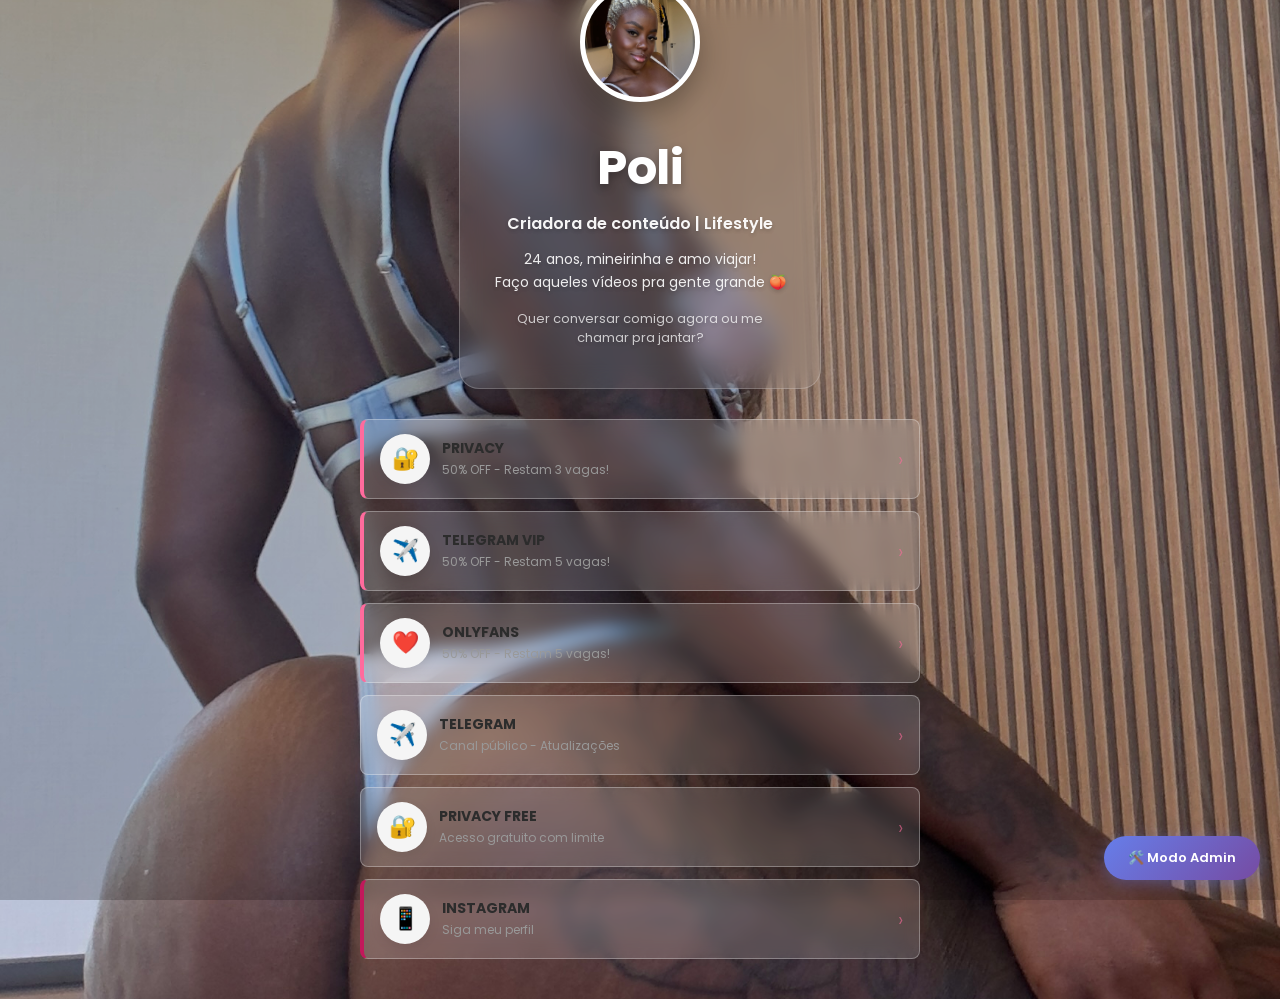
<file: index.html>
<!DOCTYPE html>
<html lang="pt-BR">
<head>
    <meta charset="UTF-8">
    <meta name="viewport" content="width=device-width, initial-scale=1.0">
    <meta name="description" content="Hub de Links - Poli">
    <title>Poli | Hub de Links</title>
    <link rel="stylesheet" href="css/style.css">
    <link rel="preconnect" href="https://fonts.googleapis.com">
    <link rel="preconnect" href="https://fonts.gstatic.com" crossorigin>
    <link href="https://fonts.googleapis.com/css2?family=Poppins:wght@300;400;600;700&display=swap" rel="stylesheet">

    <!-- Google Analytics -->
    <script async src="https://www.googletagmanager.com/gtag/js?id=G-7GZEWB676K"></script>
    <script>
        window.dataLayer = window.dataLayer || [];
        function gtag(){dataLayer.push(arguments);}
        gtag('js', new Date());
        gtag('config', 'G-7GZEWB676K');
    </script>

    <style>
        .admin-access {
            position: fixed;
            bottom: 20px;
            right: 20px;
            z-index: 999;
        }

        .admin-access-btn {
            background: linear-gradient(135deg, #667eea 0%, #764ba2 100%);
            color: white;
            border: none;
            padding: 12px 24px;
            border-radius: 50px;
            font-size: 13px;
            font-weight: 600;
            cursor: pointer;
            transition: all 0.3s ease;
            box-shadow: 0 4px 15px rgba(102, 126, 234, 0.4);
            font-family: 'Poppins', sans-serif;
        }

        .admin-access-btn:hover {
            transform: translateY(-3px);
            box-shadow: 0 6px 20px rgba(102, 126, 234, 0.6);
        }
    </style>
</head>
<body style="background-image: url('assets/promo-banner.jpg');">

    <!-- OVERLAY ESCURO SOBRE A IMAGEM -->
    <div class="overlay"></div>

    <!-- CONTAINER COM TUDO FLUTUANDO -->
    <div class="floating-container">
        <!-- HERO CONTENT (PERFIL + TEXTO) -->
        <div class="hero-content">
            <!-- CÍRCULO COM FOTO -->
            <div class="profile-badge">
                <img src="assets/profile.jpg" alt="Poli" class="profile-badge-img">
            </div>

            <h1 class="hero-name">Poli</h1>
            <p class="hero-title">Criadora de conteúdo | Lifestyle</p>
            <p class="hero-bio">24 anos, mineirinha e amo viajar!<br>Faço aqueles vídeos pra gente grande 🍑</p>
            <p class="hero-cta">Quer conversar comigo agora ou me chamar pra jantar?</p>
        </div>

        <!-- LINKS FLUTUANDO -->
        <div class="links-wrapper" id="links-wrapper">
            <!-- Links serão carregados dinamicamente via JavaScript -->
        </div>
    </div>

    <!-- BOTÃO DE ACESSO ADMIN -->
    <div class="admin-access">
        <button class="admin-access-btn" onclick="window.location.href='index-admin.html'">
            🛠️ Modo Admin
        </button>
    </div>

    <!-- TRACKING -->
    <script src="js/track.js"></script>
    <script>
        // Carregar links do JSON e renderizar
        async function loadLinks() {
            try {
                const response = await fetch('links.json');
                const links = await response.json();
                const linksWrapper = document.getElementById('links-wrapper');

                links.forEach(function(link) {
                    // Pular links desativados
                    if (!link.active) {
                        return;
                    }

                    const typeClass = link.type === 'premium' ? 'premium' : link.type === 'social' ? 'social' : '';

                    const linkElement = document.createElement('a');
                    linkElement.href = link.url;
                    linkElement.target = '_blank';
                    linkElement.className = 'link-item ' + typeClass;
                    linkElement.innerHTML = `
                        <div class="link-avatar">
                            <span>${link.emoji}</span>
                        </div>
                        <div class="link-content">
                            <h3>${link.name}</h3>
                            <p>${link.description}</p>
                        </div>
                        <div class="link-arrow">›</div>
                    `;

                    // Adicionar evento de rastreamento
                    linkElement.addEventListener('click', function(e) {
                        var title = this.querySelector('h3').textContent;
                        var description = this.querySelector('p').textContent;
                        var linkType = this.classList.contains('premium') ? 'premium' : this.classList.contains('social') ? 'social' : 'free';
                        Tracking.track(title, linkType, description);
                    });

                    linksWrapper.appendChild(linkElement);
                });
            } catch(error) {
                console.error('Erro ao carregar links:', error);
            }
        }

        // Carregar links quando o DOM estiver pronto
        document.addEventListener('DOMContentLoaded', loadLinks);
    </script>
</body>
</html>
</file>
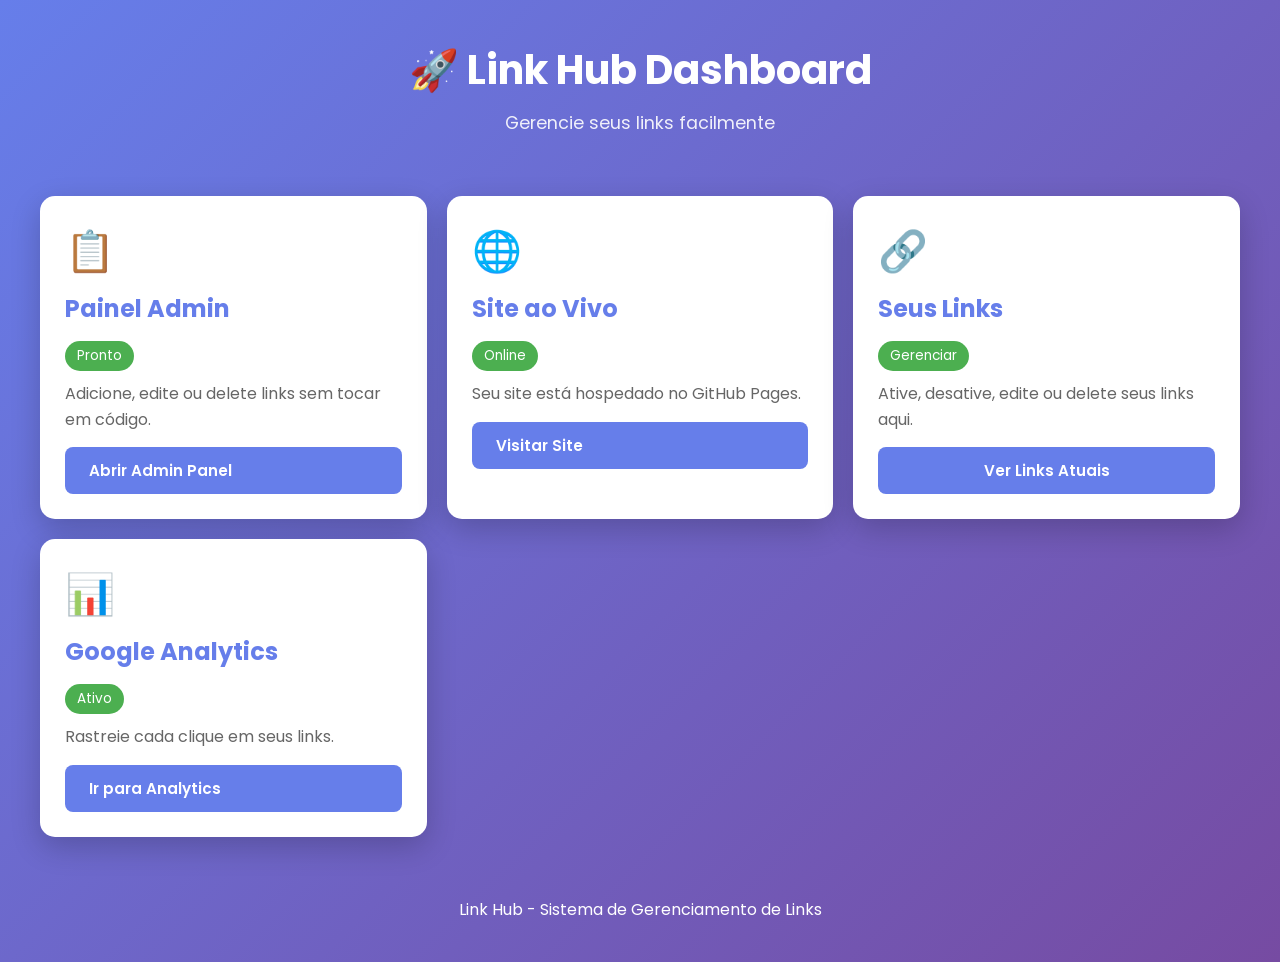
<file: dashboard-final.html>
<!DOCTYPE html>
<html lang="pt-BR">
<head>
    <meta charset="UTF-8">
    <meta name="viewport" content="width=device-width, initial-scale=1.0">
    <title>Dashboard - Link Hub Poli</title>
    <link href="https://fonts.googleapis.com/css2?family=Poppins:wght@300;400;600;700&display=swap" rel="stylesheet">
    <style>
        * {
            margin: 0;
            padding: 0;
            box-sizing: border-box;
        }

        body {
            font-family: 'Poppins', sans-serif;
            background: linear-gradient(135deg, #667eea 0%, #764ba2 100%);
            min-height: 100vh;
            padding: 20px;
        }

        .container {
            max-width: 1200px;
            margin: 0 auto;
        }

        header {
            text-align: center;
            color: white;
            margin-bottom: 40px;
            padding: 20px;
        }

        h1 {
            font-size: 2.5em;
            margin-bottom: 10px;
        }

        .subtitle {
            font-size: 1.1em;
            opacity: 0.9;
        }

        .grid {
            display: grid;
            grid-template-columns: repeat(auto-fit, minmax(300px, 1fr));
            gap: 20px;
            margin-bottom: 40px;
        }

        .card {
            background: white;
            border-radius: 15px;
            padding: 25px;
            box-shadow: 0 10px 30px rgba(0, 0, 0, 0.2);
            transition: transform 0.3s, box-shadow 0.3s;
        }

        .card:hover {
            transform: translateY(-5px);
            box-shadow: 0 15px 40px rgba(0, 0, 0, 0.3);
        }

        .card h2 {
            color: #667eea;
            margin-bottom: 15px;
            font-size: 1.5em;
        }

        .card p {
            color: #666;
            line-height: 1.6;
            margin-bottom: 15px;
        }

        .btn {
            display: inline-block;
            padding: 12px 24px;
            background: #667eea;
            color: white;
            text-decoration: none;
            border-radius: 8px;
            transition: background 0.3s;
            border: none;
            cursor: pointer;
            font-family: 'Poppins', sans-serif;
            font-size: 0.95em;
            font-weight: 600;
            width: 100%;
        }

        .btn:hover {
            background: #764ba2;
        }

        .emoji {
            font-size: 2.5em;
            margin-bottom: 10px;
        }

        .status {
            display: inline-block;
            padding: 5px 12px;
            background: #4CAF50;
            color: white;
            border-radius: 20px;
            font-size: 0.85em;
            margin-bottom: 10px;
        }

        .link-item {
            padding: 15px;
            background: #f5f5f5;
            border-left: 4px solid #667eea;
            margin: 10px 0;
            border-radius: 4px;
            display: flex;
            justify-content: space-between;
            align-items: center;
            gap: 10px;
            flex-wrap: wrap;
        }

        .link-item.inactive {
            opacity: 0.5;
            border-left-color: #ccc;
            background: #f9f9f9;
        }

        .link-info {
            flex: 1;
            min-width: 200px;
        }

        .link-info strong {
            color: #667eea;
            display: block;
            margin-bottom: 4px;
        }

        .link-info small {
            color: #999;
            display: block;
            font-size: 0.85em;
        }

        .link-controls {
            display: flex;
            gap: 8px;
            flex-wrap: wrap;
            min-width: 280px;
        }

        .btn-small {
            padding: 8px 12px;
            border: none;
            border-radius: 6px;
            cursor: pointer;
            font-family: 'Poppins', sans-serif;
            font-weight: 600;
            font-size: 0.8em;
            transition: all 0.3s;
            white-space: nowrap;
            flex: 1;
            min-width: 80px;
        }

        .btn-toggle {
            background: #4CAF50;
            color: white;
        }

        .btn-toggle.inactive {
            background: #ccc;
            color: #666;
        }

        .btn-toggle:hover {
            transform: scale(1.05);
            box-shadow: 0 2px 8px rgba(0, 0, 0, 0.2);
        }

        .btn-edit {
            background: #2196F3;
            color: white;
        }

        .btn-edit:hover {
            background: #0b7dda;
            transform: scale(1.05);
            box-shadow: 0 2px 8px rgba(0, 0, 0, 0.2);
        }

        .btn-delete {
            background: #f44336;
            color: white;
        }

        .btn-delete:hover {
            background: #da190b;
            transform: scale(1.05);
            box-shadow: 0 2px 8px rgba(0, 0, 0, 0.2);
        }

        .stats {
            display: grid;
            grid-template-columns: 1fr 1fr;
            gap: 10px;
            margin: 15px 0;
            padding: 15px;
            background: #e8f5e9;
            border-radius: 8px;
        }

        .stat {
            text-align: center;
        }

        .stat-number {
            font-size: 1.8em;
            font-weight: bold;
            color: #4CAF50;
        }

        .stat-label {
            font-size: 0.85em;
            color: #666;
        }

        footer {
            text-align: center;
            color: white;
            padding: 20px;
            margin-top: 40px;
        }

        .info-box {
            background: #e3f2fd;
            border: 1px solid #2196F3;
            padding: 15px;
            border-radius: 8px;
            margin: 15px 0;
            color: #1565c0;
        }

        #links-card {
            display: none;
        }

        #links-card.visible {
            display: block;
        }
    </style>
</head>
<body>
    <div class="container">
        <header>
            <h1>🚀 Link Hub Dashboard</h1>
            <p class="subtitle">Gerencie seus links facilmente</p>
        </header>

        <div class="grid" id="main-grid">
            <div class="card">
                <div class="emoji">📋</div>
                <h2>Painel Admin</h2>
                <span class="status">Pronto</span>
                <p>Adicione, edite ou delete links sem tocar em código.</p>
                <a href="admin-panel.html" class="btn">Abrir Admin Panel</a>
            </div>

            <div class="card">
                <div class="emoji">🌐</div>
                <h2>Site ao Vivo</h2>
                <span class="status">Online</span>
                <p>Seu site está hospedado no GitHub Pages.</p>
                <a href="index.html" class="btn">Visitar Site</a>
            </div>

            <div class="card">
                <div class="emoji">🔗</div>
                <h2>Seus Links</h2>
                <span class="status">Gerenciar</span>
                <p>Ative, desative, edite ou delete seus links aqui.</p>
                <button class="btn" onclick="carregarLinks()">Ver Links Atuais</button>
            </div>

            <div class="card">
                <div class="emoji">📊</div>
                <h2>Google Analytics</h2>
                <span class="status">Ativo</span>
                <p>Rastreie cada clique em seus links.</p>
                <a href="https://analytics.google.com" target="_blank" class="btn">Ir para Analytics</a>
            </div>
        </div>

        <div class="card" id="links-card">
            <h2>🔗 Seus Links</h2>
            <div class="info-box">
                Clique nos botões para gerenciar seus links. Quando terminar, copie o JSON para sincronizar com GitHub.
            </div>

            <div class="stats">
                <div class="stat">
                    <div class="stat-number" id="active-count">6</div>
                    <div class="stat-label">Ativos</div>
                </div>
                <div class="stat">
                    <div class="stat-number" id="inactive-count">0</div>
                    <div class="stat-label">Inativos</div>
                </div>
            </div>

            <div id="links-container">
                <!-- Links serão renderizados aqui -->
            </div>

            <button class="btn" onclick="salvarLinks()" style="margin-top: 15px;">💾 Copiar JSON para GitHub</button>
            <button class="btn" onclick="fecharLinks()" style="margin-top: 10px; background: #999;">✕ Fechar</button>
        </div>

        <footer>
            <p>Link Hub - Sistema de Gerenciamento de Links</p>
        </footer>
    </div>

    <script>
        // Dados padrão em caso de erro ao carregar
        const linksDefault = [
            {
                "id": 1,
                "name": "PRIVACY",
                "emoji": "🔐",
                "description": "50% OFF - Restam 3 vagas!",
                "url": "https://privacy.com.br/checkout/barbiepretha",
                "type": "premium",
                "active": true
            },
            {
                "id": 2,
                "name": "TELEGRAM VIP",
                "emoji": "✈️",
                "description": "50% OFF - Restam 5 vagas!",
                "url": "https://t.me/PoliVIP_bot",
                "type": "premium",
                "active": true
            },
            {
                "id": 3,
                "name": "ONLYFANS",
                "emoji": "❤️",
                "description": "50% OFF - Restam 5 vagas!",
                "url": "https://onlyfans.com/impoliferreira",
                "type": "premium",
                "active": true
            },
            {
                "id": 4,
                "name": "TELEGRAM",
                "emoji": "✈️",
                "description": "Canal público - Atualizações",
                "url": "https://t.me/+UK1ygrfRnHE4ODc5",
                "type": "free",
                "active": true
            },
            {
                "id": 5,
                "name": "PRIVACY FREE",
                "emoji": "🔐",
                "description": "Acesso gratuito com limite",
                "url": "https://privacy.com.br/checkout/barbieprethafree",
                "type": "free",
                "active": true
            },
            {
                "id": 6,
                "name": "INSTAGRAM",
                "emoji": "📱",
                "description": "Siga meu perfil",
                "url": "https://www.instagram.com/soupoli.ferreira",
                "type": "social",
                "active": true
            }
        ];

        let linksData = [];

        async function carregarLinks() {
            try {
                const response = await fetch('links.json');
                if (!response.ok) throw new Error('Arquivo não encontrado');
                linksData = await response.json();
            } catch (error) {
                console.log('Usando dados padrão:', error);
                linksData = JSON.parse(JSON.stringify(linksDefault));
            }

            renderizarLinks();
            document.getElementById('links-card').classList.add('visible');
            document.getElementById('links-card').scrollIntoView({ behavior: 'smooth', block: 'start' });
        }

        function renderizarLinks() {
            const container = document.getElementById('links-container');
            container.innerHTML = '';

            let activeCount = 0;
            let inactiveCount = 0;

            linksData.forEach(link => {
                const isActive = link.active !== false;
                if (isActive) activeCount++;
                else inactiveCount++;

                const linkElement = document.createElement('div');
                linkElement.className = `link-item ${!isActive ? 'inactive' : ''}`;
                linkElement.innerHTML = `
                    <div class="link-info">
                        <strong>${link.emoji} ${link.name}</strong>
                        <small>${link.description}</small>
                        <small style="color: #667eea; margin-top: 4px; display: block; font-weight: 600;">${link.type.toUpperCase()}</small>
                    </div>
                    <div class="link-controls">
                        <button class="btn-small btn-toggle ${isActive ? '' : 'inactive'}"
                                onclick="toggleLink(${link.id})"
                                title="${isActive ? 'Desativar' : 'Ativar'}">
                            ${isActive ? '✓ Ativo' : '✕ Inativo'}
                        </button>
                        <button class="btn-small btn-edit"
                                onclick="editLink(${link.id})"
                                title="Editar link">
                            ✏️ Editar
                        </button>
                        <button class="btn-small btn-delete"
                                onclick="deleteLink(${link.id})"
                                title="Deletar link">
                            🗑️ Delete
                        </button>
                    </div>
                `;
                container.appendChild(linkElement);
            });

            document.getElementById('active-count').textContent = activeCount;
            document.getElementById('inactive-count').textContent = inactiveCount;
        }

        function toggleLink(id) {
            const link = linksData.find(l => l.id === id);
            if (link) {
                link.active = !link.active;
                renderizarLinks();
            }
        }

        function editLink(id) {
            const link = linksData.find(l => l.id === id);
            if (link) {
                const newName = prompt('Nome do link:', link.name);
                if (newName !== null && newName.trim()) {
                    const newDescription = prompt('Descrição:', link.description);
                    if (newDescription !== null && newDescription.trim()) {
                        const newUrl = prompt('URL:', link.url);
                        if (newUrl !== null && newUrl.trim()) {
                            link.name = newName.trim();
                            link.description = newDescription.trim();
                            link.url = newUrl.trim();
                            renderizarLinks();
                            alert('✅ Link atualizado!');
                        }
                    }
                }
            }
        }

        function deleteLink(id) {
            const link = linksData.find(l => l.id === id);
            if (link) {
                const confirmar = confirm(`Tem certeza que quer deletar "${link.name}"?\n\n(Isso não pode ser desfeito!)`);
                if (confirmar) {
                    linksData = linksData.filter(l => l.id !== id);
                    renderizarLinks();
                    alert('✅ Link deletado!');
                }
            }
        }

        function salvarLinks() {
            try {
                const jsonStr = JSON.stringify(linksData, null, 2);
                navigator.clipboard.writeText(jsonStr).then(() => {
                    alert('✅ JSON COPIADO!\n\nAgora:\n1. Vá ao GitHub\n2. Abra links.json\n3. Cole o JSON\n4. Clique "Commit changes"\n\nSeu site atualizará em 1-2 minutos!');
                }).catch(() => {
                    alert('Não consegui copiar automaticamente.\n\nJSON para copiar:\n\n' + jsonStr);
                });
            } catch (error) {
                alert('Erro ao salvar: ' + error);
            }
        }

        function fecharLinks() {
            document.getElementById('links-card').classList.remove('visible');
        }

        // Carregar dados ao iniciar
        window.addEventListener('load', () => {
            console.log('Dashboard carregado - clique em "Ver Links Atuais" para gerenciar');
        });
    </script>
</body>
</html>
</file>
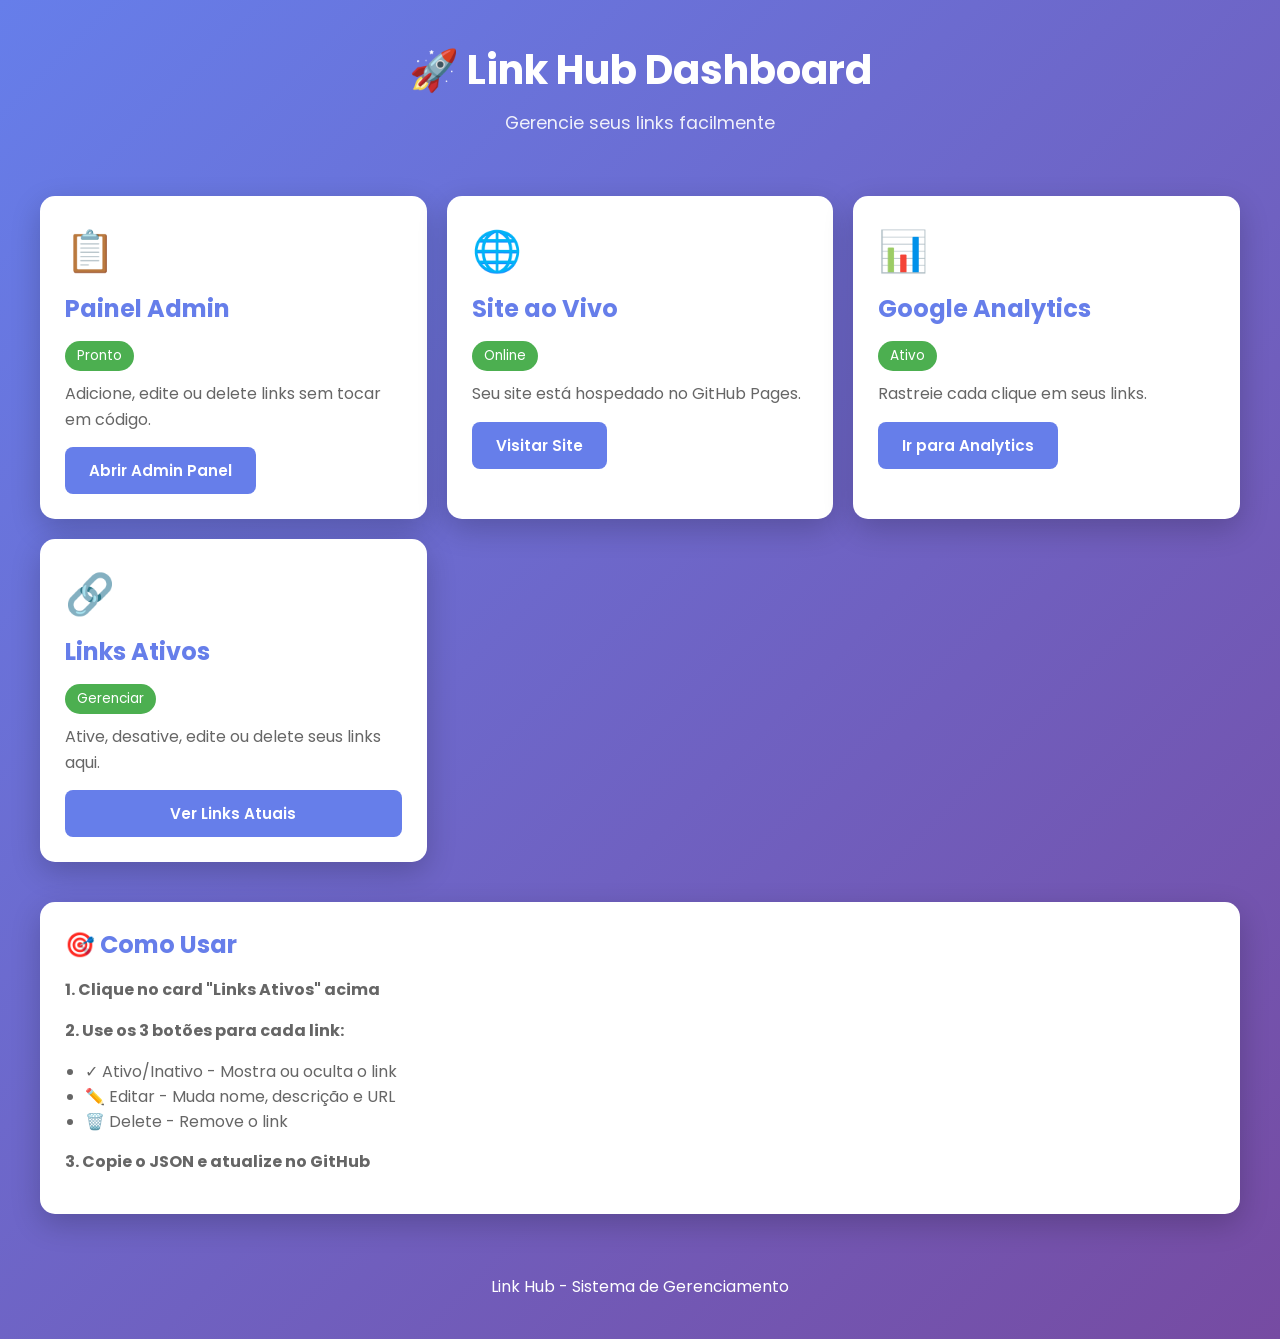
<file: dashboard-novo.html>
<!DOCTYPE html>
<html lang="pt-BR">
<head>
    <meta charset="UTF-8">
    <meta name="viewport" content="width=device-width, initial-scale=1.0">
    <title>Dashboard - Link Hub Poli</title>
    <link href="https://fonts.googleapis.com/css2?family=Poppins:wght@300;400;600;700&display=swap" rel="stylesheet">
    <style>
        * {
            margin: 0;
            padding: 0;
            box-sizing: border-box;
        }

        body {
            font-family: 'Poppins', sans-serif;
            background: linear-gradient(135deg, #667eea 0%, #764ba2 100%);
            min-height: 100vh;
            padding: 20px;
        }

        .container {
            max-width: 1200px;
            margin: 0 auto;
        }

        header {
            text-align: center;
            color: white;
            margin-bottom: 40px;
            padding: 20px;
        }

        h1 {
            font-size: 2.5em;
            margin-bottom: 10px;
        }

        .subtitle {
            font-size: 1.1em;
            opacity: 0.9;
        }

        .grid {
            display: grid;
            grid-template-columns: repeat(auto-fit, minmax(300px, 1fr));
            gap: 20px;
            margin-bottom: 40px;
        }

        .card {
            background: white;
            border-radius: 15px;
            padding: 25px;
            box-shadow: 0 10px 30px rgba(0, 0, 0, 0.2);
            transition: transform 0.3s, box-shadow 0.3s;
        }

        .card:hover {
            transform: translateY(-5px);
            box-shadow: 0 15px 40px rgba(0, 0, 0, 0.3);
        }

        .card h2 {
            color: #667eea;
            margin-bottom: 15px;
            font-size: 1.5em;
        }

        .card p {
            color: #666;
            line-height: 1.6;
            margin-bottom: 15px;
        }

        .btn {
            display: inline-block;
            padding: 12px 24px;
            background: #667eea;
            color: white;
            text-decoration: none;
            border-radius: 8px;
            transition: background 0.3s;
            border: none;
            cursor: pointer;
            font-family: 'Poppins', sans-serif;
            font-size: 0.95em;
            font-weight: 600;
        }

        .btn:hover {
            background: #764ba2;
        }

        .emoji {
            font-size: 2.5em;
            margin-bottom: 10px;
        }

        .status {
            display: inline-block;
            padding: 5px 12px;
            background: #4CAF50;
            color: white;
            border-radius: 20px;
            font-size: 0.85em;
            margin-bottom: 10px;
        }

        .links-list {
            margin-top: 20px;
        }

        .link-item {
            padding: 15px;
            background: #f5f5f5;
            border-left: 4px solid #667eea;
            margin: 10px 0;
            border-radius: 4px;
            display: flex;
            justify-content: space-between;
            align-items: center;
            gap: 10px;
            flex-wrap: wrap;
        }

        .link-item.inactive {
            opacity: 0.5;
            border-left-color: #ccc;
            background: #f9f9f9;
        }

        .link-info {
            flex: 1;
            min-width: 200px;
        }

        .link-info strong {
            color: #667eea;
            display: block;
            margin-bottom: 4px;
        }

        .link-info small {
            color: #999;
            display: block;
            font-size: 0.85em;
        }

        .link-controls {
            display: flex;
            gap: 8px;
            flex-wrap: wrap;
        }

        .btn-small {
            padding: 8px 12px;
            border: none;
            border-radius: 6px;
            cursor: pointer;
            font-family: 'Poppins', sans-serif;
            font-weight: 600;
            font-size: 0.8em;
            transition: all 0.3s;
            white-space: nowrap;
        }

        .btn-toggle {
            background: #4CAF50;
            color: white;
        }

        .btn-toggle.inactive {
            background: #ccc;
            color: #666;
        }

        .btn-toggle:hover, .btn-toggle.inactive:hover {
            transform: scale(1.05);
        }

        .btn-edit {
            background: #2196F3;
            color: white;
        }

        .btn-edit:hover {
            background: #0b7dda;
            transform: scale(1.05);
        }

        .btn-delete {
            background: #f44336;
            color: white;
        }

        .btn-delete:hover {
            background: #da190b;
            transform: scale(1.05);
        }

        .stats {
            display: grid;
            grid-template-columns: 1fr 1fr;
            gap: 10px;
            margin-top: 15px;
            padding: 15px;
            background: #e8f5e9;
            border-radius: 8px;
        }

        .stat {
            text-align: center;
        }

        .stat-number {
            font-size: 1.8em;
            font-weight: bold;
            color: #4CAF50;
        }

        .stat-label {
            font-size: 0.85em;
            color: #666;
            margin-top: 4px;
        }

        footer {
            text-align: center;
            color: white;
            padding: 20px;
            margin-top: 40px;
        }

        .info-box {
            background: rgba(255, 255, 255, 0.1);
            color: white;
            padding: 15px;
            border-radius: 8px;
            margin: 15px 0;
        }

        .close-btn {
            display: block;
            width: 100%;
            padding: 12px;
            background: #764ba2;
            color: white;
            border: none;
            border-radius: 8px;
            cursor: pointer;
            font-weight: 600;
            margin-top: 15px;
        }

        .close-btn:hover {
            background: #667eea;
        }
    </style>
</head>
<body>
    <div class="container">
        <header>
            <h1>🚀 Link Hub Dashboard</h1>
            <p class="subtitle">Gerencie seus links facilmente</p>
        </header>

        <div class="grid">
            <div class="card">
                <div class="emoji">📋</div>
                <h2>Painel Admin</h2>
                <span class="status">Pronto</span>
                <p>Adicione, edite ou delete links sem tocar em código.</p>
                <a href="admin-panel.html" class="btn">Abrir Admin Panel</a>
            </div>

            <div class="card">
                <div class="emoji">🌐</div>
                <h2>Site ao Vivo</h2>
                <span class="status">Online</span>
                <p>Seu site está hospedado no GitHub Pages.</p>
                <a href="index.html" class="btn">Visitar Site</a>
            </div>

            <div class="card">
                <div class="emoji">📊</div>
                <h2>Google Analytics</h2>
                <span class="status">Ativo</span>
                <p>Rastreie cada clique em seus links.</p>
                <a href="https://analytics.google.com" target="_blank" class="btn">Ir para Analytics</a>
            </div>
        </div>

        <div class="card" id="links-card" style="display: none;">
            <h2>🔗 Seus Links</h2>
            <div class="info-box">
                Aqui você pode ativar/desativar, editar ou deletar seus links. As mudanças são salvas localmente.
            </div>

            <div class="stats">
                <div class="stat">
                    <div class="stat-number" id="active-count">6</div>
                    <div class="stat-label">Ativos</div>
                </div>
                <div class="stat">
                    <div class="stat-number" id="inactive-count">0</div>
                    <div class="stat-label">Inativos</div>
                </div>
            </div>

            <div class="links-list" id="links-container">
                <!-- Links serão renderizados aqui -->
            </div>

            <button class="btn" onclick="salvarLinks()" style="width: 100%; margin-top: 15px;">
                💾 Copiar JSON para GitHub
            </button>
            <button class="close-btn" onclick="fecharLinks()">✕ Fechar</button>
        </div>

        <div class="grid" style="margin-top: 40px;">
            <div class="card">
                <h2>🎯 Como Usar</h2>
                <p><strong>1. Clique no card "Links Ativos" acima</strong></p>
                <p><strong>2. Use os 3 botões para cada link:</strong></p>
                <ul style="margin-left: 20px; color: #666;">
                    <li>✓ Ativo/Inativo - Mostra ou oculta o link</li>
                    <li>✏️ Editar - Muda nome, descrição e URL</li>
                    <li>🗑️ Delete - Remove o link</li>
                </ul>
                <p style="margin-top: 15px;"><strong>3. Copie o JSON e atualize no GitHub</strong></p>
            </div>
        </div>

        <footer>
            <p>Link Hub - Sistema de Gerenciamento</p>
        </footer>
    </div>

    <script>
        let linksData = [];

        async function carregarLinks() {
            try {
                const response = await fetch('links.json');
                linksData = await response.json();
                renderizarLinks();
                document.getElementById('links-card').style.display = 'block';
                document.getElementById('links-card').scrollIntoView({ behavior: 'smooth', block: 'start' });
            } catch (error) {
                alert('Erro ao carregar links: ' + error);
            }
        }

        function renderizarLinks() {
            const container = document.getElementById('links-container');
            container.innerHTML = '';

            let activeCount = 0;
            let inactiveCount = 0;

            linksData.forEach(link => {
                const isActive = link.active !== false;
                if (isActive) activeCount++;
                else inactiveCount++;

                const linkElement = document.createElement('div');
                linkElement.className = `link-item ${!isActive ? 'inactive' : ''}`;
                linkElement.innerHTML = `
                    <div class="link-info">
                        <strong>${link.emoji} ${link.name}</strong>
                        <small>${link.description}</small>
                        <small style="color: #667eea; margin-top: 4px; display: block;">${link.type.toUpperCase()}</small>
                    </div>
                    <div class="link-controls">
                        <button class="btn-small btn-toggle ${isActive ? '' : 'inactive'}"
                                onclick="toggleLink(${link.id})"
                                title="${isActive ? 'Desativar' : 'Ativar'}">
                            ${isActive ? '✓ Ativo' : '✕ Inativo'}
                        </button>
                        <button class="btn-small btn-edit"
                                onclick="editLink(${link.id})"
                                title="Editar link">
                            ✏️ Editar
                        </button>
                        <button class="btn-small btn-delete"
                                onclick="deleteLink(${link.id})"
                                title="Deletar link">
                            🗑️ Delete
                        </button>
                    </div>
                `;
                container.appendChild(linkElement);
            });

            document.getElementById('active-count').textContent = activeCount;
            document.getElementById('inactive-count').textContent = inactiveCount;
        }

        function toggleLink(id) {
            const link = linksData.find(l => l.id === id);
            if (link) {
                link.active = !link.active;
                renderizarLinks();
            }
        }

        function editLink(id) {
            const link = linksData.find(l => l.id === id);
            if (link) {
                const newName = prompt('Nome do link:', link.name);
                if (newName !== null) {
                    const newDescription = prompt('Descrição:', link.description);
                    if (newDescription !== null) {
                        const newUrl = prompt('URL:', link.url);
                        if (newUrl !== null) {
                            link.name = newName;
                            link.description = newDescription;
                            link.url = newUrl;
                            renderizarLinks();
                            alert('✅ Link atualizado! Clique "Copiar JSON" para sincronizar.');
                        }
                    }
                }
            }
        }

        function deleteLink(id) {
            const link = linksData.find(l => l.id === id);
            if (link) {
                const confirmar = confirm(`Tem certeza que quer deletar "${link.name}"?\n\n(Isso não pode ser desfeito!)`);
                if (confirmar) {
                    linksData = linksData.filter(l => l.id !== id);
                    renderizarLinks();
                    alert('✅ Link deletado! Clique "Copiar JSON" para sincronizar.');
                }
            }
        }

        async function salvarLinks() {
            try {
                const jsonStr = JSON.stringify(linksData, null, 2);
                navigator.clipboard.writeText(jsonStr).then(() => {
                    alert('✅ JSON COPIADO!\n\nAgora:\n1. Vá ao GitHub\n2. Abra links.json\n3. Cole o JSON\n4. Commit changes\n\nSeu site atualizará em 1-2 minutos!');
                }).catch(() => {
                    alert('JSON para copiar:\n\n' + jsonStr);
                });
            } catch (error) {
                alert('Erro ao salvar: ' + error);
            }
        }

        function fecharLinks() {
            document.getElementById('links-card').style.display = 'none';
        }

        // Adicionar botão para abrir links
        document.addEventListener('DOMContentLoaded', () => {
            const linksCard = document.createElement('div');
            linksCard.className = 'card';
            linksCard.style.gridColumn = 'span 1';
            linksCard.innerHTML = `
                <div class="emoji">🔗</div>
                <h2>Links Ativos</h2>
                <span class="status">Gerenciar</span>
                <p>Ative, desative, edite ou delete seus links aqui.</p>
                <button class="btn" onclick="carregarLinks()" style="width: 100%;">Ver Links Atuais</button>
            `;
            const grid = document.querySelector('.grid');
            grid.appendChild(linksCard);
        });
    </script>
</body>
</html>
</file>
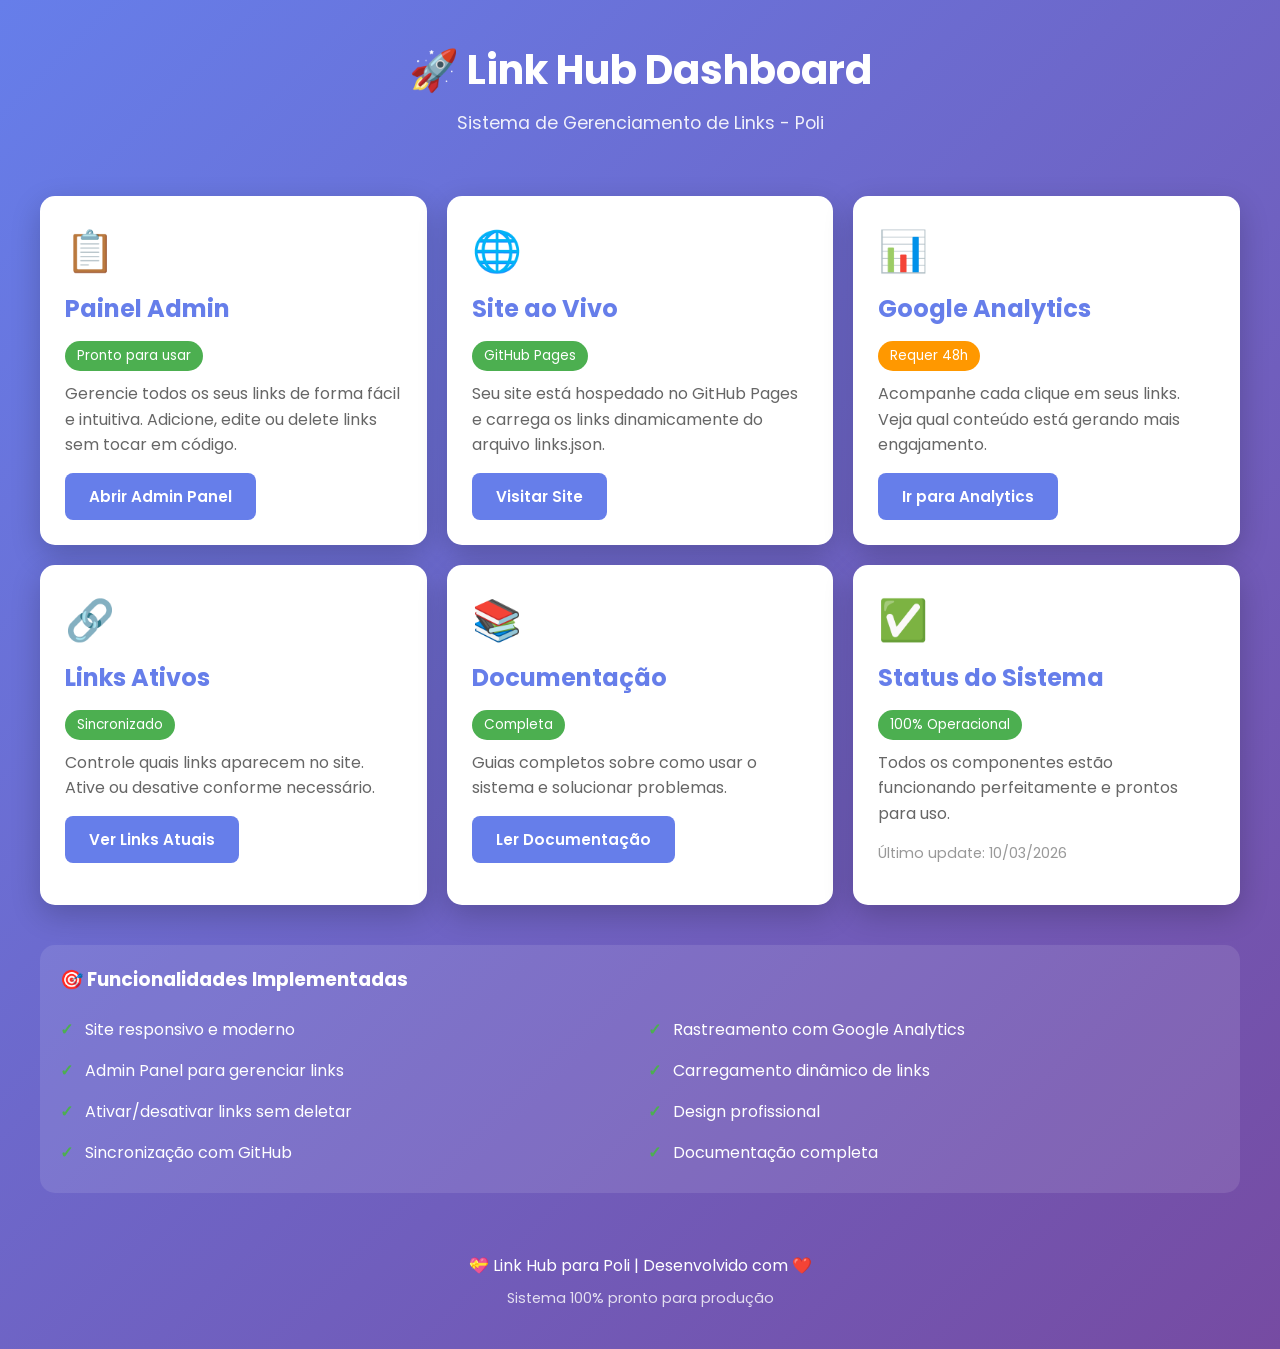
<file: dashboard.html>
<!DOCTYPE html>
<html lang="pt-BR">
<head>
    <meta charset="UTF-8">
    <meta name="viewport" content="width=device-width, initial-scale=1.0">
    <title>Dashboard - Link Hub Poli</title>
    <link href="https://fonts.googleapis.com/css2?family=Poppins:wght@300;400;600;700&display=swap" rel="stylesheet">
    <style>
        * {
            margin: 0;
            padding: 0;
            box-sizing: border-box;
        }

        body {
            font-family: 'Poppins', sans-serif;
            background: linear-gradient(135deg, #667eea 0%, #764ba2 100%);
            min-height: 100vh;
            padding: 20px;
        }

        .container {
            max-width: 1200px;
            margin: 0 auto;
        }

        header {
            text-align: center;
            color: white;
            margin-bottom: 40px;
            padding: 20px;
        }

        h1 {
            font-size: 2.5em;
            margin-bottom: 10px;
        }

        .subtitle {
            font-size: 1.1em;
            opacity: 0.9;
        }

        .grid {
            display: grid;
            grid-template-columns: repeat(auto-fit, minmax(300px, 1fr));
            gap: 20px;
            margin-bottom: 40px;
        }

        .card {
            background: white;
            border-radius: 15px;
            padding: 25px;
            box-shadow: 0 10px 30px rgba(0, 0, 0, 0.2);
            transition: transform 0.3s, box-shadow 0.3s;
        }

        .card:hover {
            transform: translateY(-5px);
            box-shadow: 0 15px 40px rgba(0, 0, 0, 0.3);
        }

        .card h2 {
            color: #667eea;
            margin-bottom: 15px;
            font-size: 1.5em;
        }

        .card p {
            color: #666;
            line-height: 1.6;
            margin-bottom: 15px;
        }

        .btn {
            display: inline-block;
            padding: 12px 24px;
            background: #667eea;
            color: white;
            text-decoration: none;
            border-radius: 8px;
            transition: background 0.3s;
            border: none;
            cursor: pointer;
            font-family: 'Poppins', sans-serif;
            font-size: 0.95em;
            font-weight: 600;
        }

        .btn:hover {
            background: #764ba2;
        }

        .btn-secondary {
            background: #764ba2;
        }

        .btn-secondary:hover {
            background: #667eea;
        }

        .emoji {
            font-size: 2.5em;
            margin-bottom: 10px;
        }

        .status {
            display: inline-block;
            padding: 5px 12px;
            background: #4CAF50;
            color: white;
            border-radius: 20px;
            font-size: 0.85em;
            margin-bottom: 10px;
        }

        .status.warning {
            background: #ff9800;
        }

        .links-list {
            margin-top: 20px;
        }

        .link-item-display {
            padding: 15px;
            background: #f5f5f5;
            border-left: 4px solid #667eea;
            margin: 8px 0;
            border-radius: 4px;
            display: flex;
            justify-content: space-between;
            align-items: center;
            gap: 10px;
        }

        .link-item-display.inactive {
            opacity: 0.5;
            border-left-color: #ccc;
            background: #f9f9f9;
        }

        .link-info {
            flex: 1;
        }

        .link-info strong {
            color: #667eea;
            display: block;
            margin-bottom: 4px;
        }

        .link-info small {
            color: #999;
            display: block;
            font-size: 0.85em;
        }

        .link-controls {
            display: flex;
            gap: 8px;
            flex-shrink: 0;
        }

        .toggle-btn {
            padding: 6px 10px;
            border: none;
            border-radius: 6px;
            cursor: pointer;
            font-family: 'Poppins', sans-serif;
            font-weight: 600;
            font-size: 0.75em;
            transition: all 0.3s;
            white-space: nowrap;
        }

        .toggle-btn.active {
            background: #4CAF50;
            color: white;
        }

        .toggle-btn.inactive {
            background: #ccc;
            color: #666;
        }

        .toggle-btn:hover {
            transform: scale(1.05);
            box-shadow: 0 2px 8px rgba(0, 0, 0, 0.2);
        }

        .action-btn {
            padding: 6px 10px;
            border: none;
            border-radius: 6px;
            cursor: pointer;
            font-family: 'Poppins', sans-serif;
            font-weight: 600;
            font-size: 0.75em;
            transition: all 0.3s;
            white-space: nowrap;
        }

        .action-btn.edit {
            background: #2196F3;
            color: white;
        }

        .action-btn.edit:hover {
            background: #0b7dda;
            transform: scale(1.05);
        }

        .action-btn.delete {
            background: #f44336;
            color: white;
        }

        .action-btn.delete:hover {
            background: #da190b;
            transform: scale(1.05);
        }

        footer {
            text-align: center;
            color: white;
            padding: 20px;
            margin-top: 40px;
        }

        .features {
            background: rgba(255, 255, 255, 0.1);
            color: white;
            padding: 20px;
            border-radius: 15px;
            margin: 20px 0;
        }

        .features h3 {
            margin-bottom: 15px;
        }

        .features ul {
            list-style: none;
            columns: 2;
        }

        .features li {
            padding: 8px 0;
            padding-left: 25px;
            position: relative;
        }

        .features li:before {
            content: "✓";
            position: absolute;
            left: 0;
            color: #4CAF50;
            font-weight: bold;
        }

        .stats {
            display: grid;
            grid-template-columns: 1fr 1fr;
            gap: 10px;
            margin-top: 15px;
            padding: 15px;
            background: #f0f0f0;
            border-radius: 8px;
        }

        .stat {
            text-align: center;
        }

        .stat-number {
            font-size: 1.8em;
            font-weight: bold;
            color: #667eea;
        }

        .stat-label {
            font-size: 0.85em;
            color: #666;
            margin-top: 4px;
        }
    </style>
</head>
<body>
    <div class="container">
        <header>
            <h1>🚀 Link Hub Dashboard</h1>
            <p class="subtitle">Sistema de Gerenciamento de Links - Poli</p>
        </header>

        <div class="grid">
            <!-- Card 1: Admin Panel -->
            <div class="card">
                <div class="emoji">📋</div>
                <h2>Painel Admin</h2>
                <span class="status">Pronto para usar</span>
                <p>Gerencie todos os seus links de forma fácil e intuitiva. Adicione, edite ou delete links sem tocar em código.</p>
                <a href="admin-panel.html" class="btn">Abrir Admin Panel</a>
            </div>

            <!-- Card 2: Site ao Vivo -->
            <div class="card">
                <div class="emoji">🌐</div>
                <h2>Site ao Vivo</h2>
                <span class="status">GitHub Pages</span>
                <p>Seu site está hospedado no GitHub Pages e carrega os links dinamicamente do arquivo links.json.</p>
                <a href="index.html" class="btn">Visitar Site</a>
            </div>

            <!-- Card 3: Rastreamento -->
            <div class="card">
                <div class="emoji">📊</div>
                <h2>Google Analytics</h2>
                <span class="status warning">Requer 48h</span>
                <p>Acompanhe cada clique em seus links. Veja qual conteúdo está gerando mais engajamento.</p>
                <a href="https://analytics.google.com" target="_blank" class="btn">Ir para Analytics</a>
            </div>

            <!-- Card 4: Links JSON -->
            <div class="card">
                <div class="emoji">🔗</div>
                <h2>Links Ativos</h2>
                <span class="status">Sincronizado</span>
                <p>Controle quais links aparecem no site. Ative ou desative conforme necessário.</p>
                <button onclick="mostrarLinks()" class="btn">Ver Links Atuais</button>
            </div>

            <!-- Card 5: Documentação -->
            <div class="card">
                <div class="emoji">📚</div>
                <h2>Documentação</h2>
                <span class="status">Completa</span>
                <p>Guias completos sobre como usar o sistema e solucionar problemas.</p>
                <a href="🚀-COMECE_AQUI.md" class="btn">Ler Documentação</a>
            </div>

            <!-- Card 6: Status -->
            <div class="card">
                <div class="emoji">✅</div>
                <h2>Status do Sistema</h2>
                <span class="status">100% Operacional</span>
                <p>Todos os componentes estão funcionando perfeitamente e prontos para uso.</p>
                <p style="font-size: 0.9em; color: #999; margin-top: 10px;">
                    Último update: 10/03/2026
                </p>
            </div>
        </div>

        <!-- Card com Lista de Links (Expansível) -->
        <div class="card" id="links-card" style="display: none;">
            <h2>🔗 Seus Links</h2>
            <p style="color: #666; margin-bottom: 20px;">Clique nos botões para ativar ou desativar links no site ao vivo.</p>

            <div class="stats">
                <div class="stat">
                    <div class="stat-number" id="active-count">0</div>
                    <div class="stat-label">Ativos</div>
                </div>
                <div class="stat">
                    <div class="stat-number" id="inactive-count">0</div>
                    <div class="stat-label">Inativos</div>
                </div>
            </div>

            <div class="links-list" id="links-container">
                <!-- Links serão carregados aqui -->
            </div>

            <div style="margin-top: 20px; padding-top: 20px; border-top: 1px solid #eee; display: flex; gap: 10px; flex-wrap: wrap;">
                <button onclick="salvarLinks()" class="btn" style="flex: 1;">💾 Salvar Alterações</button>
                <button onclick="fecharLinks()" class="btn btn-secondary" style="flex: 1;">✕ Fechar</button>
            </div>
        </div>

        <div class="features">
            <h3>🎯 Funcionalidades Implementadas</h3>
            <ul>
                <li>Site responsivo e moderno</li>
                <li>Admin Panel para gerenciar links</li>
                <li>Ativar/desativar links sem deletar</li>
                <li>Sincronização com GitHub</li>
                <li>Rastreamento com Google Analytics</li>
                <li>Carregamento dinâmico de links</li>
                <li>Design profissional</li>
                <li>Documentação completa</li>
            </ul>
        </div>

        <footer>
            <p>💝 Link Hub para Poli | Desenvolvido com ❤️</p>
            <p style="font-size: 0.9em; margin-top: 10px; opacity: 0.8;">Sistema 100% pronto para produção</p>
        </footer>
    </div>

    <script>
        let linksData = [];

        async function mostrarLinks() {
            try {
                const response = await fetch('links.json');
                linksData = await response.json();
                renderizarLinks();
                document.getElementById('links-card').style.display = 'block';
                document.getElementById('links-card').scrollIntoView({ behavior: 'smooth', block: 'center' });
            } catch (error) {
                alert('Erro ao carregar links: ' + error);
            }
        }

        function renderizarLinks() {
            const container = document.getElementById('links-container');
            container.innerHTML = '';

            let activeCount = 0;
            let inactiveCount = 0;

            linksData.forEach(link => {
                const isActive = link.active !== false;
                if (isActive) activeCount++;
                else inactiveCount++;

                const linkElement = document.createElement('div');
                linkElement.className = `link-item-display ${!isActive ? 'inactive' : ''}`;
                linkElement.innerHTML = `
                    <div class="link-info">
                        <strong>${link.emoji} ${link.name}</strong>
                        <small>${link.description}</small>
                        <small style="color: #667eea; font-weight: 600; margin-top: 4px;">${link.type.toUpperCase()}</small>
                    </div>
                    <div class="link-controls">
                        <button class="toggle-btn ${isActive ? 'active' : 'inactive'}"
                                onclick="toggleLink(${link.id})"
                                id="toggle-${link.id}"
                                title="${isActive ? 'Desativar' : 'Ativar'}">
                            ${isActive ? '✓ Ativo' : '✕ Inativo'}
                        </button>
                        <button class="action-btn edit"
                                onclick="editLink(${link.id})"
                                title="Editar link">
                            ✏️ Editar
                        </button>
                        <button class="action-btn delete"
                                onclick="deleteLink(${link.id})"
                                title="Deletar link">
                            🗑️ Delete
                        </button>
                    </div>
                `;
                container.appendChild(linkElement);
            });

            document.getElementById('active-count').textContent = activeCount;
            document.getElementById('inactive-count').textContent = inactiveCount;
        }

        function toggleLink(id) {
            const link = linksData.find(l => l.id === id);
            if (link) {
                link.active = !link.active;
                renderizarLinks();
            }
        }

        function editLink(id) {
            const link = linksData.find(l => l.id === id);
            if (link) {
                const newName = prompt('Nome do link:', link.name);
                if (newName !== null) {
                    const newDescription = prompt('Descrição:', link.description);
                    if (newDescription !== null) {
                        const newUrl = prompt('URL:', link.url);
                        if (newUrl !== null) {
                            link.name = newName;
                            link.description = newDescription;
                            link.url = newUrl;
                            renderizarLinks();
                            alert('✅ Link atualizado!');
                        }
                    }
                }
            }
        }

        function deleteLink(id) {
            const link = linksData.find(l => l.id === id);
            if (link) {
                const confirmar = confirm(`Tem certeza que quer deletar "${link.name}"?\n\n(Não será possível desfazer!)`);
                if (confirmar) {
                    linksData = linksData.filter(l => l.id !== id);
                    renderizarLinks();
                    alert('✅ Link deletado!');
                }
            }
        }

        async function salvarLinks() {
            try {
                const jsonStr = JSON.stringify(linksData, null, 2);

                // Copiar para clipboard
                navigator.clipboard.writeText(jsonStr).then(() => {
                    alert('✓ JSON copiado para clipboard!\n\nAgora você precisa:\n1. Ir ao GitHub\n2. Abrir arquivo links.json\n3. Colar o novo JSON\n4. Commit changes\n\nSeu site atualizará em 1-2 minutos!');
                }).catch(() => {
                    // Fallback se clipboard não funcionar
                    alert('JSON para copiar:\n\n' + jsonStr);
                });
            } catch (error) {
                alert('Erro ao salvar: ' + error);
            }
        }

        function fecharLinks() {
            document.getElementById('links-card').style.display = 'none';
        }

        // Carregar links automaticamente quando a página carregar
        window.addEventListener('load', () => {
            console.log('Dashboard carregado - use o botão "Ver Links Atuais" para gerenciar');
        });
    </script>
</body>
</html>
</file>
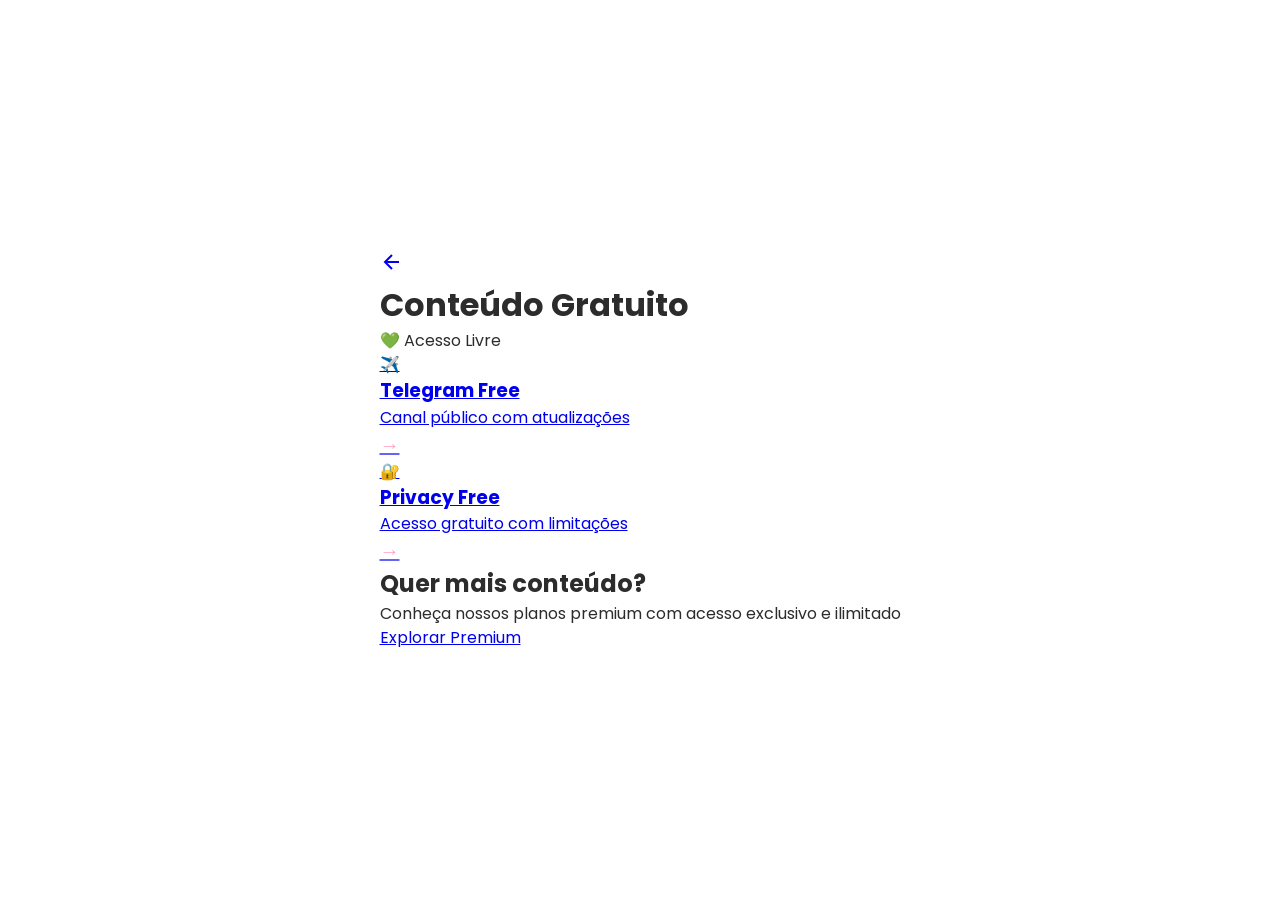
<file: free-poli.html>
<!DOCTYPE html>
<html lang="pt-BR">
<head>
    <meta charset="UTF-8">
    <meta name="viewport" content="width=device-width, initial-scale=1.0">
    <title>Gratuito | Poli</title>
    <link rel="stylesheet" href="css/style.css">
    <link rel="preconnect" href="https://fonts.googleapis.com">
    <link rel="preconnect" href="https://fonts.gstatic.com" crossorigin>
    <link href="https://fonts.googleapis.com/css2?family=Poppins:wght@300;400;600;700&display=swap" rel="stylesheet">
</head>
<body>
    <div class="container">
        <!-- HEADER -->
        <header class="header">
            <a href="index.html" class="back-button">
                <svg width="24" height="24" viewBox="0 0 24 24" fill="none" stroke="currentColor" stroke-width="2">
                    <line x1="19" y1="12" x2="5" y2="12"></line>
                    <polyline points="12 19 5 12 12 5"></polyline>
                </svg>
            </a>
            <h1>Conteúdo Gratuito</h1>
        </header>

        <!-- CONTEÚDO -->
        <main class="main-content">
            <section class="links-section">
                <div class="free-badge">💚 Acesso Livre</div>

                <div class="links-list">
                    <!-- TELEGRAM FREE -->
                    <a href="https://t.me/+UK1ygrfRnHE4ODc5" target="_blank" class="link-button link-telegram" id="btn_telegram_free">
                        <div class="link-icon">✈️</div>
                        <div class="link-info">
                            <h3>Telegram Free</h3>
                            <p>Canal público com atualizações</p>
                        </div>
                        <div class="link-arrow">→</div>
                    </a>

                    <!-- PRIVACY FREE -->
                    <a href="https://privacy.com.br/checkout/barbieprethafree" target="_blank" class="link-button link-privacy" id="btn_privacy_free">
                        <div class="link-icon">🔐</div>
                        <div class="link-info">
                            <h3>Privacy Free</h3>
                            <p>Acesso gratuito com limitações</p>
                        </div>
                        <div class="link-arrow">→</div>
                    </a>
                </div>
            </section>

            <!-- UPGRADE CTA -->
            <section class="upgrade-section">
                <h2>Quer mais conteúdo?</h2>
                <p>Conheça nossos planos premium com acesso exclusivo e ilimitado</p>
                <a href="premium.html" class="btn btn-primary">Explorar Premium</a>
            </section>
        </main>
    </div>

    <!-- ANALYTICS -->
    <script src="js/utm.js"></script>
    <script src="js/tracking.js"></script>
    <script src="js/analytics.js"></script>

    <script>
        document.addEventListener('DOMContentLoaded', function() {
            Analytics.trackPageView();
        });
    </script>
</body>
</html>
</file>
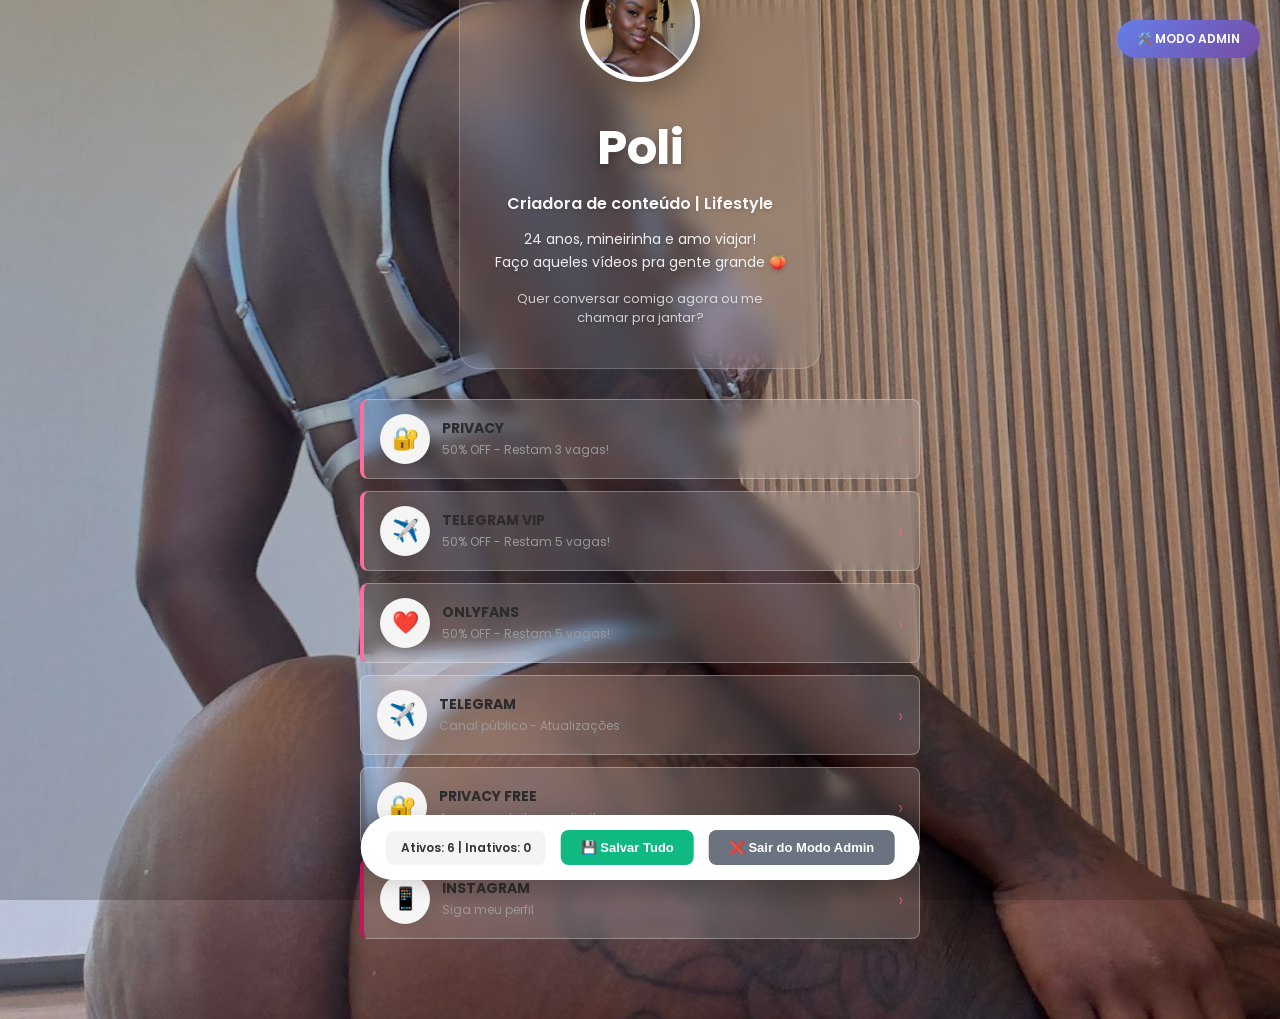
<file: index-admin.html>
<!DOCTYPE html>
<html lang="pt-BR">
<head>
    <meta charset="UTF-8">
    <meta name="viewport" content="width=device-width, initial-scale=1.0">
    <meta name="description" content="Hub de Links - Poli (Admin)">
    <title>Poli | Hub de Links (Admin)</title>
    <link rel="stylesheet" href="css/style.css">
    <link rel="preconnect" href="https://fonts.googleapis.com">
    <link rel="preconnect" href="https://fonts.gstatic.com" crossorigin>
    <link href="https://fonts.googleapis.com/css2?family=Poppins:wght@300;400;600;700&display=swap" rel="stylesheet">

    <!-- Google Analytics -->
    <script async src="https://www.googletagmanager.com/gtag/js?id=G-7GZEWB676K"></script>
    <script>
        window.dataLayer = window.dataLayer || [];
        function gtag(){dataLayer.push(arguments);}
        gtag('js', new Date());
        gtag('config', 'G-7GZEWB676K');
    </script>

    <style>
        .admin-mode-badge {
            position: fixed;
            top: 20px;
            right: 20px;
            background: linear-gradient(135deg, #667eea 0%, #764ba2 100%);
            color: white;
            padding: 10px 20px;
            border-radius: 20px;
            font-size: 12px;
            font-weight: 600;
            z-index: 1000;
            box-shadow: 0 4px 15px rgba(102, 126, 234, 0.4);
        }

        .link-item {
            position: relative;
        }

        .admin-buttons {
            position: absolute;
            right: 15px;
            top: 50%;
            transform: translateY(-50%);
            display: flex;
            gap: 8px;
            opacity: 0;
            transition: opacity 0.3s ease;
        }

        .link-item:hover .admin-buttons {
            opacity: 1;
        }

        .admin-btn {
            padding: 8px 12px;
            border: none;
            border-radius: 6px;
            font-size: 12px;
            font-weight: 600;
            cursor: pointer;
            transition: all 0.3s ease;
            color: white;
            display: flex;
            align-items: center;
            gap: 5px;
            white-space: nowrap;
        }

        .btn-toggle {
            background-color: #10b981;
        }

        .btn-toggle:hover {
            background-color: #059669;
            transform: scale(1.05);
        }

        .btn-toggle.inactive {
            background-color: #6b7280;
        }

        .btn-toggle.inactive:hover {
            background-color: #4b5563;
        }

        .btn-edit {
            background-color: #3b82f6;
        }

        .btn-edit:hover {
            background-color: #2563eb;
            transform: scale(1.05);
        }

        .btn-delete {
            background-color: #ef4444;
        }

        .btn-delete:hover {
            background-color: #dc2626;
            transform: scale(1.05);
        }

        .modal {
            display: none;
            position: fixed;
            top: 0;
            left: 0;
            width: 100%;
            height: 100%;
            background-color: rgba(0, 0, 0, 0.7);
            z-index: 2000;
            justify-content: center;
            align-items: center;
        }

        .modal.active {
            display: flex;
        }

        .modal-content {
            background: white;
            padding: 30px;
            border-radius: 15px;
            max-width: 500px;
            width: 90%;
            box-shadow: 0 20px 60px rgba(0, 0, 0, 0.3);
            animation: slideUp 0.3s ease;
        }

        @keyframes slideUp {
            from {
                transform: translateY(50px);
                opacity: 0;
            }
            to {
                transform: translateY(0);
                opacity: 1;
            }
        }

        .modal-header {
            font-size: 20px;
            font-weight: 700;
            margin-bottom: 20px;
            color: #333;
        }

        .form-group {
            margin-bottom: 15px;
        }

        .form-group label {
            display: block;
            font-size: 14px;
            font-weight: 600;
            margin-bottom: 8px;
            color: #555;
        }

        .form-group input,
        .form-group select {
            width: 100%;
            padding: 12px;
            border: 2px solid #e5e7eb;
            border-radius: 8px;
            font-size: 14px;
            font-family: 'Poppins', sans-serif;
            transition: border-color 0.3s ease;
        }

        .form-group input:focus,
        .form-group select:focus {
            outline: none;
            border-color: #667eea;
        }

        .modal-buttons {
            display: flex;
            gap: 10px;
            margin-top: 25px;
        }

        .modal-btn {
            flex: 1;
            padding: 12px;
            border: none;
            border-radius: 8px;
            font-size: 14px;
            font-weight: 600;
            cursor: pointer;
            transition: all 0.3s ease;
            color: white;
        }

        .modal-btn-save {
            background-color: #667eea;
        }

        .modal-btn-save:hover {
            background-color: #5568d3;
            transform: translateY(-2px);
        }

        .modal-btn-cancel {
            background-color: #9ca3af;
        }

        .modal-btn-cancel:hover {
            background-color: #6b7280;
        }

        .close-modal {
            cursor: pointer;
            float: right;
            font-size: 28px;
            font-weight: bold;
            color: #999;
            transition: color 0.3s ease;
        }

        .close-modal:hover {
            color: #333;
        }

        .bottom-toolbar {
            position: fixed;
            bottom: 20px;
            left: 50%;
            transform: translateX(-50%);
            background: white;
            padding: 15px 25px;
            border-radius: 50px;
            box-shadow: 0 4px 20px rgba(0, 0, 0, 0.15);
            display: flex;
            gap: 15px;
            align-items: center;
            z-index: 999;
        }

        .toolbar-btn {
            padding: 10px 20px;
            border: none;
            border-radius: 8px;
            font-size: 13px;
            font-weight: 600;
            cursor: pointer;
            transition: all 0.3s ease;
            color: white;
        }

        .toolbar-btn-save {
            background-color: #10b981;
        }

        .toolbar-btn-save:hover {
            background-color: #059669;
        }

        .toolbar-btn-exit {
            background-color: #6b7280;
        }

        .toolbar-btn-exit:hover {
            background-color: #4b5563;
        }

        .stats-badge {
            background-color: #f3f4f6;
            padding: 8px 15px;
            border-radius: 8px;
            font-size: 12px;
            font-weight: 600;
            color: #333;
        }

        .floating-container {
            padding-bottom: 80px;
        }

        @media (max-width: 768px) {
            .admin-buttons {
                position: static;
                opacity: 1;
                transform: none;
                margin-top: 10px;
                flex-wrap: wrap;
            }

            .bottom-toolbar {
                width: calc(100% - 40px);
                flex-direction: column;
            }

            .link-item {
                padding-bottom: 15px;
            }
        }
    </style>
</head>
<body style="background-image: url('assets/promo-banner.jpg');">

    <!-- MODO ADMIN BADGE -->
    <div class="admin-mode-badge">🛠️ MODO ADMIN</div>

    <!-- OVERLAY ESCURO SOBRE A IMAGEM -->
    <div class="overlay"></div>

    <!-- CONTAINER COM TUDO FLUTUANDO -->
    <div class="floating-container">
        <!-- HERO CONTENT (PERFIL + TEXTO) -->
        <div class="hero-content">
            <!-- CÍRCULO COM FOTO -->
            <div class="profile-badge">
                <img src="assets/profile.jpg" alt="Poli" class="profile-badge-img">
            </div>

            <h1 class="hero-name">Poli</h1>
            <p class="hero-title">Criadora de conteúdo | Lifestyle</p>
            <p class="hero-bio">24 anos, mineirinha e amo viajar!<br>Faço aqueles vídeos pra gente grande 🍑</p>
            <p class="hero-cta">Quer conversar comigo agora ou me chamar pra jantar?</p>
        </div>

        <!-- LINKS FLUTUANDO -->
        <div class="links-wrapper" id="links-wrapper">
            <!-- Links serão carregados dinamicamente via JavaScript -->
        </div>
    </div>

    <!-- MODAL DE EDIÇÃO -->
    <div id="editModal" class="modal">
        <div class="modal-content">
            <span class="close-modal" onclick="closeEditModal()">&times;</span>
            <div class="modal-header">Editar Link</div>

            <div class="form-group">
                <label>Nome</label>
                <input type="text" id="editName" placeholder="Nome do link">
            </div>

            <div class="form-group">
                <label>Descrição</label>
                <input type="text" id="editDescription" placeholder="Descrição">
            </div>

            <div class="form-group">
                <label>URL</label>
                <input type="url" id="editUrl" placeholder="https://example.com">
            </div>

            <div class="form-group">
                <label>Emoji</label>
                <input type="text" id="editEmoji" placeholder="🔐" maxlength="2">
            </div>

            <div class="form-group">
                <label>Tipo</label>
                <select id="editType">
                    <option value="premium">Premium</option>
                    <option value="free">Free</option>
                    <option value="social">Social</option>
                </select>
            </div>

            <div class="modal-buttons">
                <button class="modal-btn modal-btn-save" onclick="saveEditLink()">💾 Salvar</button>
                <button class="modal-btn modal-btn-cancel" onclick="closeEditModal()">Cancelar</button>
            </div>
        </div>
    </div>

    <!-- TOOLBAR FLUTUANTE -->
    <div class="bottom-toolbar">
        <div class="stats-badge">
            Ativos: <span id="activeCount">0</span> | Inativos: <span id="inactiveCount">0</span>
        </div>
        <button class="toolbar-btn toolbar-btn-save" onclick="saveAllChanges()">💾 Salvar Tudo</button>
        <button class="toolbar-btn toolbar-btn-exit" onclick="exitAdminMode()">❌ Sair do Modo Admin</button>
    </div>

    <!-- TRACKING -->
    <script src="js/track.js"></script>
    <script>
        let linksData = [];
        let currentEditingId = null;

        // Carregar links do JSON e renderizar
        async function loadLinks() {
            try {
                const response = await fetch('links.json');
                linksData = await response.json();
                renderLinks();
                updateStats();
            } catch(error) {
                console.error('Erro ao carregar links:', error);
            }
        }

        function renderLinks() {
            const linksWrapper = document.getElementById('links-wrapper');
            linksWrapper.innerHTML = '';

            linksData.forEach(function(link) {
                const typeClass = link.type === 'premium' ? 'premium' : link.type === 'social' ? 'social' : '';

                const linkElement = document.createElement('div');
                linkElement.className = 'link-item ' + typeClass;
                linkElement.innerHTML = `
                    <div class="link-avatar">
                        <span>${link.emoji}</span>
                    </div>
                    <div class="link-content">
                        <h3>${link.name}</h3>
                        <p>${link.description}</p>
                    </div>
                    <div class="admin-buttons">
                        <button class="admin-btn btn-toggle ${link.active ? '' : 'inactive'}"
                                onclick="toggleLink(${link.id}, event)">
                            ${link.active ? '✓ Ativo' : '✕ Inativo'}
                        </button>
                        <button class="admin-btn btn-edit" onclick="openEditModal(${link.id}, event)">
                            ✏️ Editar
                        </button>
                        <button class="admin-btn btn-delete" onclick="deleteLink(${link.id}, event)">
                            🗑️ Deletar
                        </button>
                    </div>
                    <div class="link-arrow">›</div>
                `;

                linksWrapper.appendChild(linkElement);
            });
        }

        function toggleLink(id, e) {
            e.preventDefault();
            e.stopPropagation();

            const link = linksData.find(l => l.id === id);
            if (link) {
                link.active = !link.active;
                renderLinks();
                updateStats();
            }
        }

        function openEditModal(id, e) {
            e.preventDefault();
            e.stopPropagation();

            const link = linksData.find(l => l.id === id);
            if (link) {
                currentEditingId = id;
                document.getElementById('editName').value = link.name;
                document.getElementById('editDescription').value = link.description;
                document.getElementById('editUrl').value = link.url;
                document.getElementById('editEmoji').value = link.emoji;
                document.getElementById('editType').value = link.type;
                document.getElementById('editModal').classList.add('active');
            }
        }

        function closeEditModal() {
            document.getElementById('editModal').classList.remove('active');
            currentEditingId = null;
        }

        function saveEditLink() {
            const link = linksData.find(l => l.id === currentEditingId);
            if (link) {
                link.name = document.getElementById('editName').value;
                link.description = document.getElementById('editDescription').value;
                link.url = document.getElementById('editUrl').value;
                link.emoji = document.getElementById('editEmoji').value;
                link.type = document.getElementById('editType').value;

                renderLinks();
                closeEditModal();
                updateStats();
            }
        }

        function deleteLink(id, e) {
            e.preventDefault();
            e.stopPropagation();

            if (confirm('Tem certeza que deseja deletar este link?')) {
                linksData = linksData.filter(l => l.id !== id);
                renderLinks();
                updateStats();
            }
        }

        function updateStats() {
            const activeCount = linksData.filter(l => l.active).length;
            const inactiveCount = linksData.filter(l => !l.active).length;

            document.getElementById('activeCount').textContent = activeCount;
            document.getElementById('inactiveCount').textContent = inactiveCount;
        }

        function saveAllChanges() {
            // Salvar no localStorage primeiro para backup
            localStorage.setItem('linksData', JSON.stringify(linksData));

            // Criar um arquivo JSON para download
            const dataStr = JSON.stringify(linksData, null, 2);
            const dataBlob = new Blob([dataStr], {type: 'application/json'});
            const url = URL.createObjectURL(dataBlob);
            const link = document.createElement('a');
            link.href = url;
            link.download = 'links.json';
            link.click();

            alert('✅ Arquivo links.json foi baixado!\n\nAgora você precisa:\n1. Fazer upload para GitHub\n2. Ou copiar o conteúdo para seu links.json online');
        }

        function exitAdminMode() {
            if (confirm('Deseja sair do modo admin? Suas alterações foram salvas localmente.')) {
                window.location.href = 'index.html';
            }
        }

        // Fechar modal ao clicar fora
        document.addEventListener('DOMContentLoaded', function() {
            loadLinks();

            const modal = document.getElementById('editModal');
            window.onclick = function(event) {
                if (event.target === modal) {
                    closeEditModal();
                }
            }
        });
    </script>
</body>
</html>
</file>
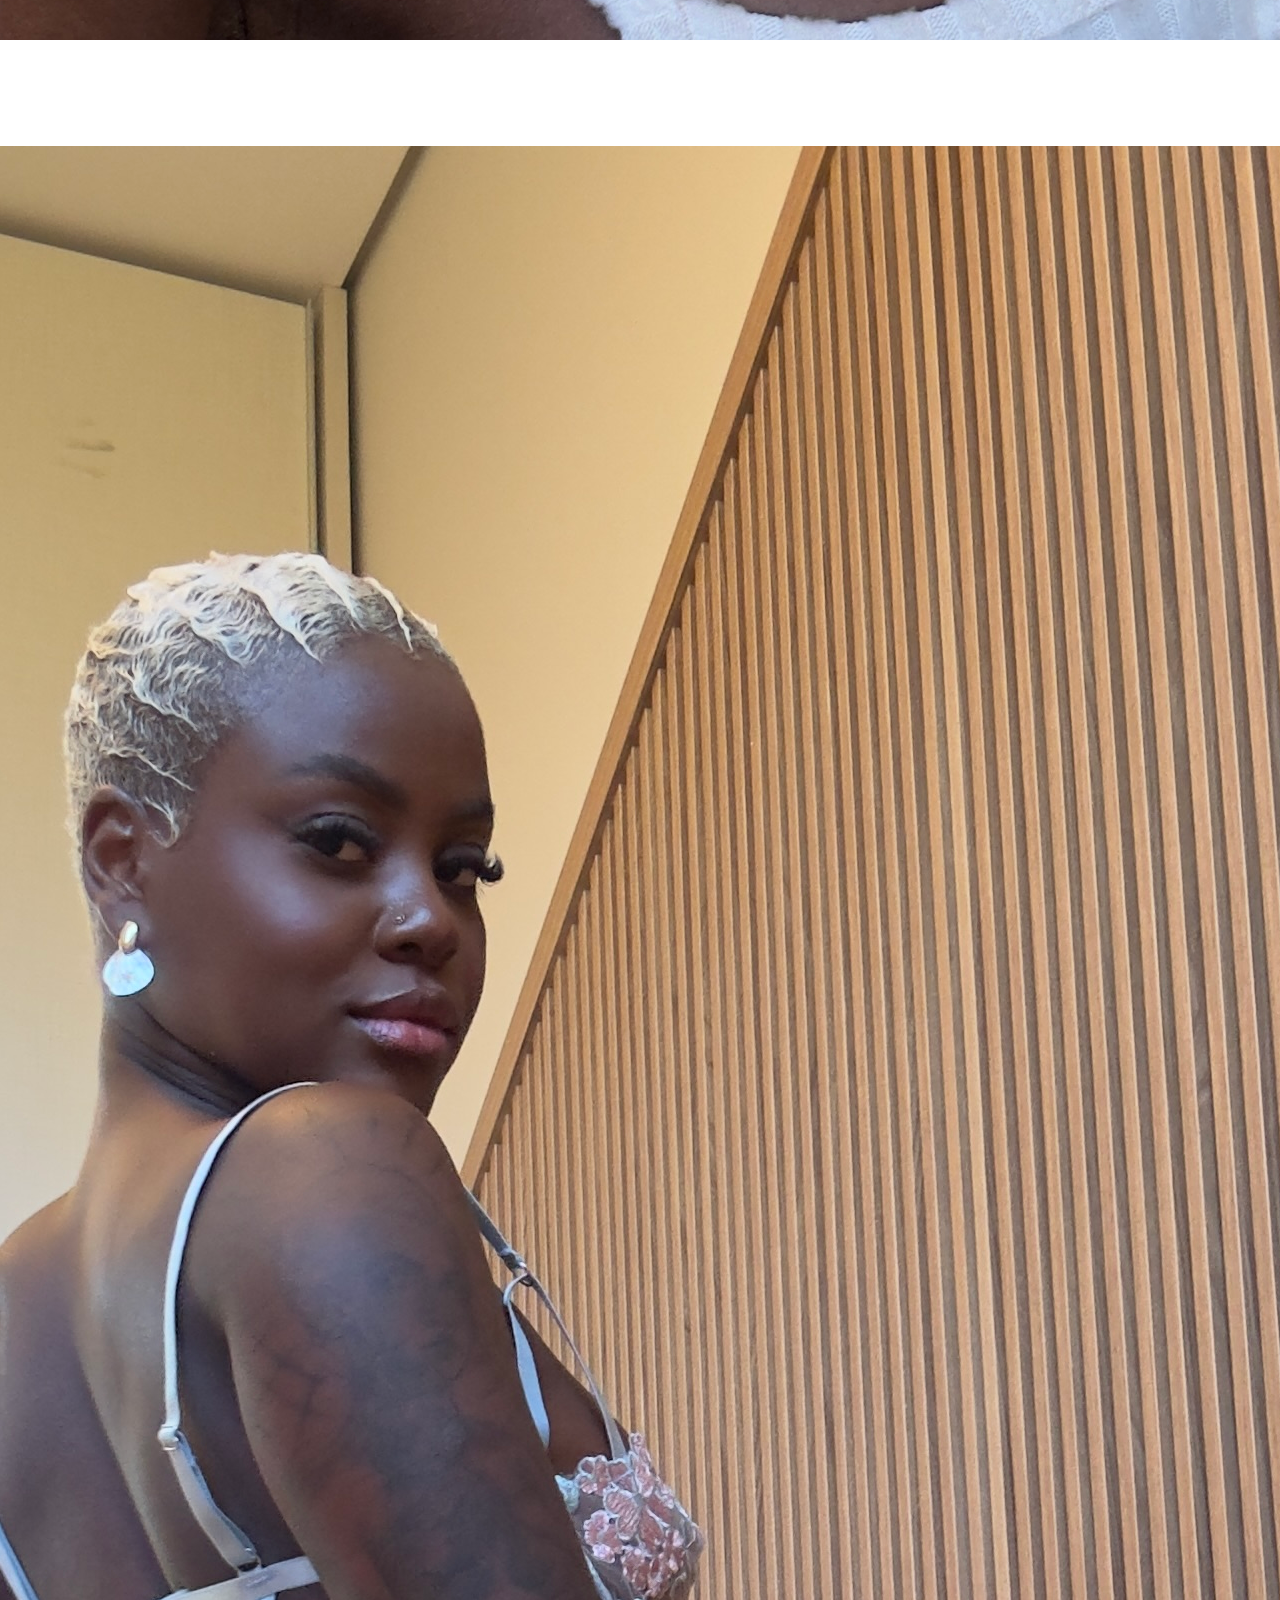
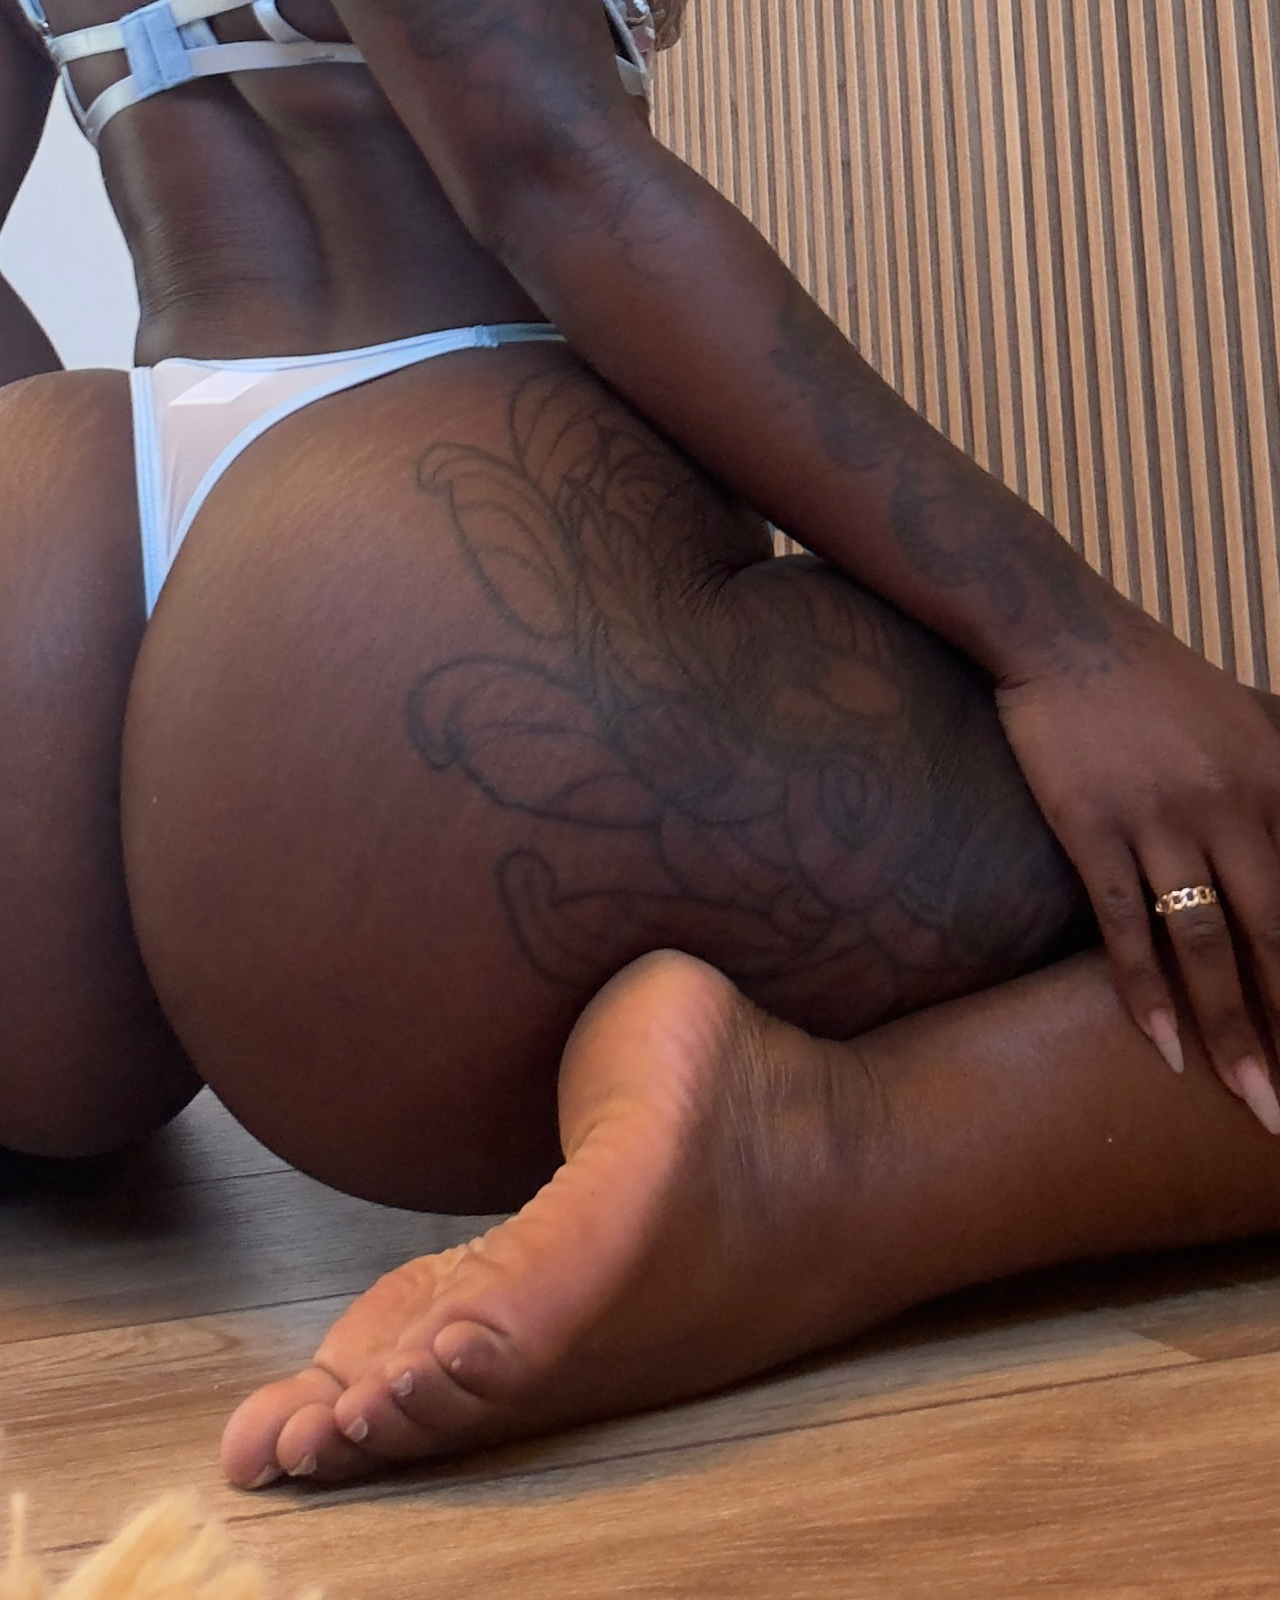
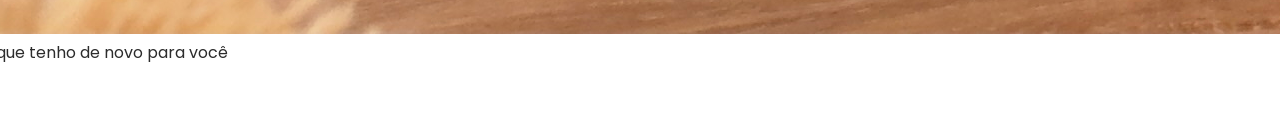
<file: index-poli.html>
<!DOCTYPE html>
<html lang="pt-BR">
<head>
    <meta charset="UTF-8">
    <meta name="viewport" content="width=device-width, initial-scale=1.0">
    <meta name="description" content="Hub de Links - Poli">
    <title>Poli | Hub de Links</title>
    <link rel="stylesheet" href="css/style.css">
    <link rel="preconnect" href="https://fonts.googleapis.com">
    <link rel="preconnect" href="https://fonts.gstatic.com" crossorigin>
    <link href="https://fonts.googleapis.com/css2?family=Poppins:wght@300;400;600;700&display=swap" rel="stylesheet">
</head>
<body>
    <div class="container">
        <!-- HEADER -->
        <header class="header">
            <div class="profile-section">
                <img src="assets/profile.jpg" alt="Poli" class="profile-pic" loading="lazy">
                <h1 class="name">Poli</h1>
                <p class="bio">Criadora de conteúdo | Lifestyle | +18</p>
            </div>

            <!-- BUTTONS CONTAINER -->
            <div class="buttons-container">
                <a href="premium.html" class="btn btn-primary" id="btn_nav_premium">
                    <svg width="20" height="20" viewBox="0 0 24 24" fill="none" stroke="currentColor" stroke-width="2">
                        <path d="M12 2l3.09 6.26L22 9.27l-5 4.87 1.18 6.88L12 17.77l-6.18 3.25L7 14.14 2 9.27l6.91-1.01L12 2z"></path>
                    </svg>
                    <span>Premium</span>
                </a>
                <a href="free.html" class="btn btn-secondary" id="btn_nav_free">
                    <svg width="20" height="20" viewBox="0 0 24 24" fill="none" stroke="currentColor" stroke-width="2">
                        <path d="M22 16.92v3a2 2 0 0 1-2.18 2 19.79 19.79 0 0 1-8.63-3.07 19.5 19.5 0 0 1-6-6 19.79 19.79 0 0 1-3.07-8.67A2 2 0 0 1 4.11 2h3a2 2 0 0 1 2 1.72 12.84 12.84 0 0 0 .7 2.81 2 2 0 0 1-.45 2.11L8.09 9.91a16 16 0 0 0 6 6l1.27-1.27a2 2 0 0 1 2.11-.45 12.84 12.84 0 0 0 2.81.7A2 2 0 0 1 22 16.92z"></path>
                    </svg>
                    <span>Gratuito</span>
                </a>
            </div>
        </header>

        <!-- CONTEÚDO PRINCIPAL -->
        <main class="main-content">
            <!-- SEÇÃO DE PROMOÇÃO -->
            <section class="promo-section">
                <div class="promo-image">
                    <img src="assets/promo-banner.jpg" alt="Promoção" loading="lazy">
                </div>
                <p class="promo-text">Acesse conteúdo exclusivo e descubra tudo que tenho de novo para você</p>
            </section>

            <!-- LINKS RÁPIDOS -->
            <section class="quick-links">
                <h2>Acesso Rápido</h2>
                <div class="links-grid">
                    <a href="links.html" class="quick-link" id="btn_view_all_links">
                        <svg width="24" height="24" viewBox="0 0 24 24" fill="none" stroke="currentColor" stroke-width="2">
                            <path d="M10 13a5 5 0 0 0 7.54.54l3-3a5 5 0 0 0-7.07-7.07l-1.72 1.71"></path>
                            <path d="M14 11a5 5 0 0 0-7.54-.54l-3 3a5 5 0 0 0 7.07 7.07l1.71-1.71"></path>
                        </svg>
                        <span>Ver Todos os Links</span>
                    </a>
                </div>
            </section>
        </main>
    </div>

    <!-- ANALYTICS TRACKER -->
    <script src="js/utm.js"></script>
    <script src="js/tracking.js"></script>
    <script src="js/analytics.js"></script>

    <script>
        // Registrar visualização de página
        document.addEventListener('DOMContentLoaded', function() {
            Analytics.trackPageView();
        });

        // Rastrear navegação
        document.querySelectorAll('.btn, .quick-link').forEach(btn => {
            btn.addEventListener('click', function() {
                Analytics.trackEvent('navigation', {
                    button_id: this.id,
                    button_name: this.textContent.trim()
                });
            });
        });

        // Rastrear scroll
        let scrollTracked = false;
        window.addEventListener('scroll', function() {
            if (!scrollTracked && window.scrollY > 100) {
                Analytics.trackEvent('scroll', {
                    scroll_depth: Math.min(100, Math.round((window.scrollY / (document.body.scrollHeight - window.innerHeight)) * 100))
                });
                scrollTracked = true;
            }
        });
    </script>
</body>
</html>
</file>
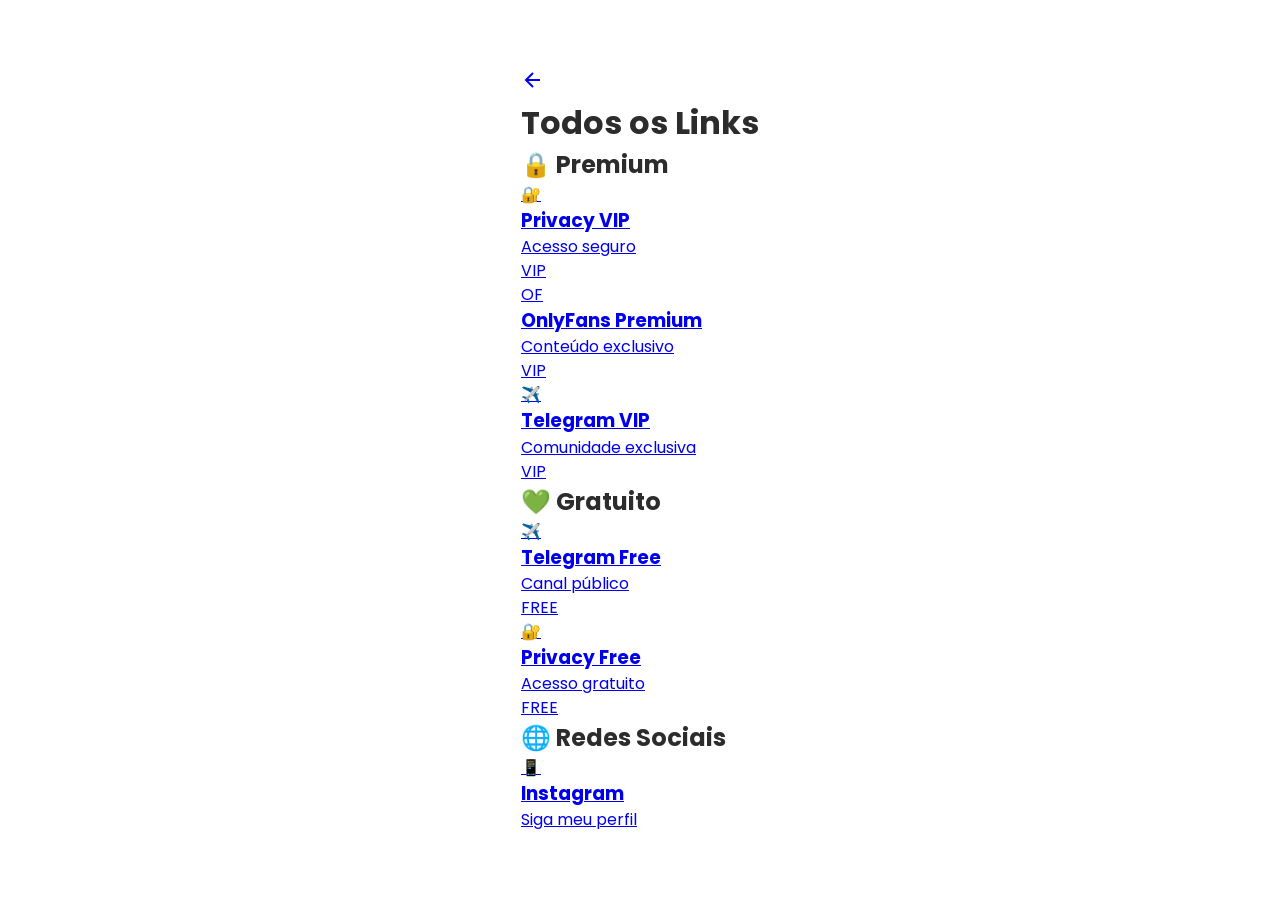
<file: links-poli.html>
<!DOCTYPE html>
<html lang="pt-BR">
<head>
    <meta charset="UTF-8">
    <meta name="viewport" content="width=device-width, initial-scale=1.0">
    <title>Todos os Links | Poli</title>
    <link rel="stylesheet" href="css/style.css">
    <link rel="preconnect" href="https://fonts.googleapis.com">
    <link rel="preconnect" href="https://fonts.gstatic.com" crossorigin>
    <link href="https://fonts.googleapis.com/css2?family=Poppins:wght@300;400;600;700&display=swap" rel="stylesheet">
</head>
<body>
    <div class="container">
        <!-- HEADER -->
        <header class="header">
            <a href="index.html" class="back-button">
                <svg width="24" height="24" viewBox="0 0 24 24" fill="none" stroke="currentColor" stroke-width="2">
                    <line x1="19" y1="12" x2="5" y2="12"></line>
                    <polyline points="12 19 5 12 12 5"></polyline>
                </svg>
            </a>
            <h1>Todos os Links</h1>
        </header>

        <!-- CONTEÚDO -->
        <main class="main-content">
            <!-- PREMIUM SECTION -->
            <section class="links-section">
                <h2 class="section-title">🔒 Premium</h2>
                <div class="links-list">
                    <a href="https://privacy.com.br/checkout/barbiepretha" target="_blank" class="link-button link-privacy" id="btn_links_privacy_vip">
                        <div class="link-icon">🔐</div>
                        <div class="link-info">
                            <h3>Privacy VIP</h3>
                            <p>Acesso seguro</p>
                        </div>
                        <span class="badge badge-premium">VIP</span>
                    </a>

                    <a href="https://onlyfans.com/impoliferreira" target="_blank" class="link-button link-of" id="btn_links_of_vip">
                        <div class="link-icon">OF</div>
                        <div class="link-info">
                            <h3>OnlyFans Premium</h3>
                            <p>Conteúdo exclusivo</p>
                        </div>
                        <span class="badge badge-premium">VIP</span>
                    </a>

                    <a href="https://t.me/PoliVIP_bot" target="_blank" class="link-button link-telegram" id="btn_links_telegram_vip">
                        <div class="link-icon">✈️</div>
                        <div class="link-info">
                            <h3>Telegram VIP</h3>
                            <p>Comunidade exclusiva</p>
                        </div>
                        <span class="badge badge-premium">VIP</span>
                    </a>
                </div>
            </section>

            <!-- FREE SECTION -->
            <section class="links-section">
                <h2 class="section-title">💚 Gratuito</h2>
                <div class="links-list">
                    <a href="https://t.me/+UK1ygrfRnHE4ODc5" target="_blank" class="link-button link-telegram" id="btn_links_telegram_free">
                        <div class="link-icon">✈️</div>
                        <div class="link-info">
                            <h3>Telegram Free</h3>
                            <p>Canal público</p>
                        </div>
                        <span class="badge badge-free">FREE</span>
                    </a>

                    <a href="https://privacy.com.br/checkout/barbieprethafree" target="_blank" class="link-button link-privacy" id="btn_links_privacy_free">
                        <div class="link-icon">🔐</div>
                        <div class="link-info">
                            <h3>Privacy Free</h3>
                            <p>Acesso gratuito</p>
                        </div>
                        <span class="badge badge-free">FREE</span>
                    </a>
                </div>
            </section>

            <!-- SOCIAL -->
            <section class="links-section">
                <h2 class="section-title">🌐 Redes Sociais</h2>
                <div class="links-list">
                    <a href="https://www.instagram.com/soupoli.ferreira" target="_blank" class="link-button link-social" id="btn_links_instagram">
                        <div class="link-icon">📱</div>
                        <div class="link-info">
                            <h3>Instagram</h3>
                            <p>Siga meu perfil</p>
                        </div>
                    </a>
                </div>
            </section>
        </main>
    </div>

    <!-- ANALYTICS -->
    <script src="js/utm.js"></script>
    <script src="js/tracking.js"></script>
    <script src="js/analytics.js"></script>

    <script>
        document.addEventListener('DOMContentLoaded', function() {
            Analytics.trackPageView();
        });
    </script>
</body>
</html>
</file>
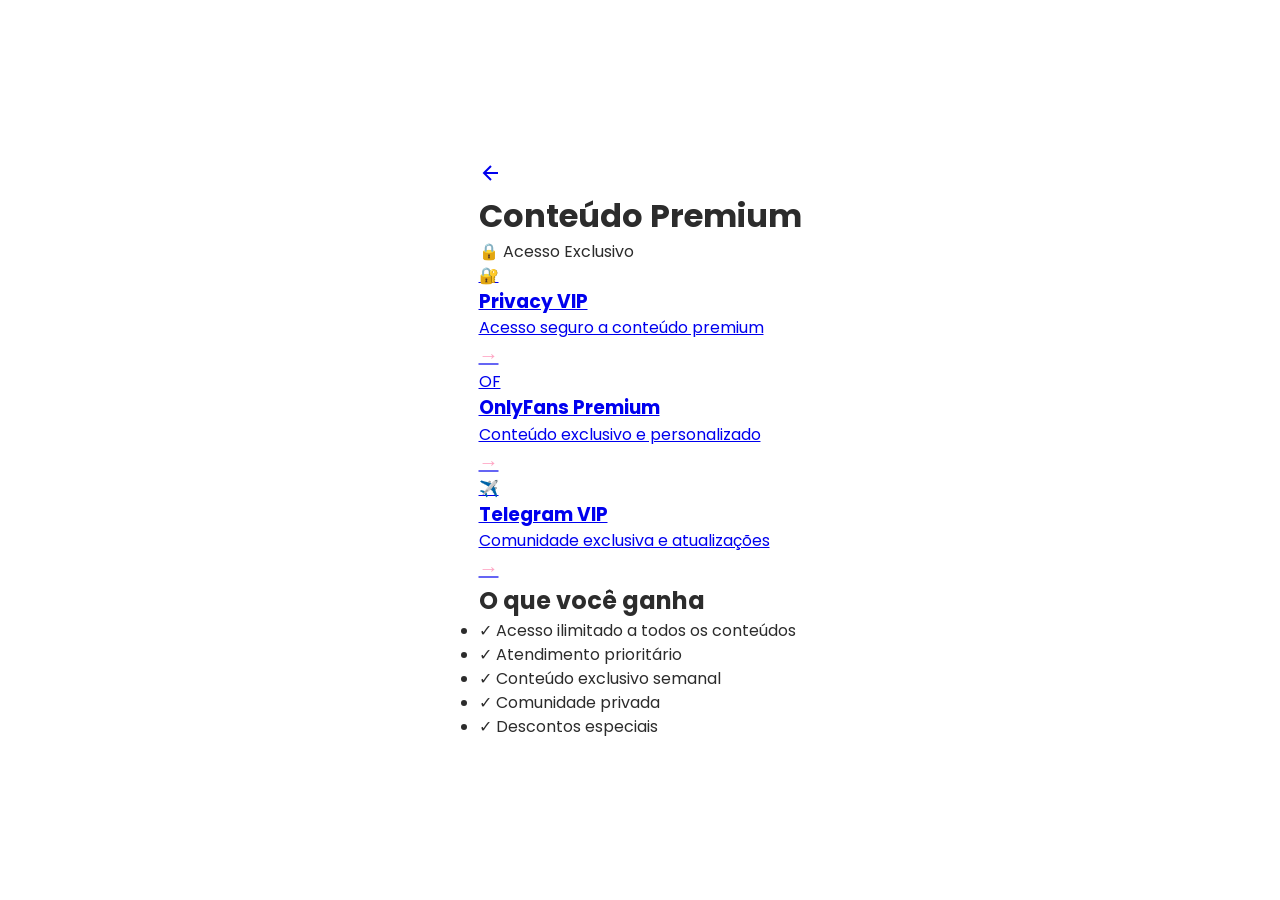
<file: premium-poli.html>
<!DOCTYPE html>
<html lang="pt-BR">
<head>
    <meta charset="UTF-8">
    <meta name="viewport" content="width=device-width, initial-scale=1.0">
    <title>Premium | Poli</title>
    <link rel="stylesheet" href="css/style.css">
    <link rel="preconnect" href="https://fonts.googleapis.com">
    <link rel="preconnect" href="https://fonts.gstatic.com" crossorigin>
    <link href="https://fonts.googleapis.com/css2?family=Poppins:wght@300;400;600;700&display=swap" rel="stylesheet">
</head>
<body>
    <div class="container">
        <!-- HEADER -->
        <header class="header">
            <a href="index.html" class="back-button">
                <svg width="24" height="24" viewBox="0 0 24 24" fill="none" stroke="currentColor" stroke-width="2">
                    <line x1="19" y1="12" x2="5" y2="12"></line>
                    <polyline points="12 19 5 12 12 5"></polyline>
                </svg>
            </a>
            <h1>Conteúdo Premium</h1>
        </header>

        <!-- CONTEÚDO -->
        <main class="main-content">
            <section class="links-section">
                <div class="premium-badge">🔒 Acesso Exclusivo</div>

                <div class="links-list">
                    <!-- PRIVACY VIP -->
                    <a href="https://privacy.com.br/checkout/barbiepretha" target="_blank" class="link-button link-privacy" id="btn_privacy_vip">
                        <div class="link-icon">🔐</div>
                        <div class="link-info">
                            <h3>Privacy VIP</h3>
                            <p>Acesso seguro a conteúdo premium</p>
                        </div>
                        <div class="link-arrow">→</div>
                    </a>

                    <!-- ONLYFANS VIP -->
                    <a href="https://onlyfans.com/impoliferreira" target="_blank" class="link-button link-of" id="btn_of_vip">
                        <div class="link-icon">OF</div>
                        <div class="link-info">
                            <h3>OnlyFans Premium</h3>
                            <p>Conteúdo exclusivo e personalizado</p>
                        </div>
                        <div class="link-arrow">→</div>
                    </a>

                    <!-- TELEGRAM VIP -->
                    <a href="https://t.me/PoliVIP_bot" target="_blank" class="link-button link-telegram" id="btn_telegram_vip">
                        <div class="link-icon">✈️</div>
                        <div class="link-info">
                            <h3>Telegram VIP</h3>
                            <p>Comunidade exclusiva e atualizações</p>
                        </div>
                        <div class="link-arrow">→</div>
                    </a>
                </div>
            </section>

            <!-- BENEFÍCIOS -->
            <section class="benefits-section">
                <h2>O que você ganha</h2>
                <ul class="benefits-list">
                    <li><span class="check">✓</span> Acesso ilimitado a todos os conteúdos</li>
                    <li><span class="check">✓</span> Atendimento prioritário</li>
                    <li><span class="check">✓</span> Conteúdo exclusivo semanal</li>
                    <li><span class="check">✓</span> Comunidade privada</li>
                    <li><span class="check">✓</span> Descontos especiais</li>
                </ul>
            </section>
        </main>
    </div>

    <!-- ANALYTICS -->
    <script src="js/utm.js"></script>
    <script src="js/tracking.js"></script>
    <script src="js/analytics.js"></script>

    <script>
        document.addEventListener('DOMContentLoaded', function() {
            Analytics.trackPageView();
        });
    </script>
</body>
</html>
</file>
<file: css/style.css>
/* RESET */
* {
    margin: 0;
    padding: 0;
    box-sizing: border-box;
}

html, body {
    height: 100%;
    width: 100%;
}

html {
    scroll-behavior: smooth;
}

/* BODY COM IMAGEM DE FUNDO */
body {
    font-family: 'Poppins', -apple-system, BlinkMacSystemFont, 'Segoe UI', sans-serif;
    background-size: cover;
    background-position: center;
    background-repeat: no-repeat;
    background-attachment: fixed;
    color: #2C2C2C;
    line-height: 1.5;
    overflow: hidden;
    display: flex;
    align-items: center;
    justify-content: center;
}

/* OVERLAY ESCURO SOBRE A IMAGEM */
.overlay {
    position: fixed;
    top: 0;
    left: 0;
    width: 100%;
    height: 100%;
    background: linear-gradient(135deg, rgba(0, 0, 0, 0.25) 0%, rgba(0, 0, 0, 0.15) 100%);
    z-index: 1;
    pointer-events: none;
}

/* CONTAINER COM TUDO FLUTUANDO JUNTO */
.floating-container {
    position: relative;
    z-index: 10;
    width: 100%;
    max-width: 600px;
    padding: 40px 20px;
    margin: 0 auto;
    display: flex;
    flex-direction: column;
    align-items: center;
}

/* HERO CONTENT (PERFIL + TEXTO) */
.hero-content {
    display: flex;
    flex-direction: column;
    align-items: center;
    justify-content: center;
    text-align: center;
    color: white;
    margin-bottom: 30px;
    background: rgba(255, 255, 255, 0.1);
    padding: 40px 30px;
    border-radius: 20px;
    backdrop-filter: blur(12px);
    -webkit-backdrop-filter: blur(12px);
    border: 1px solid rgba(255, 255, 255, 0.2);
}

/* FOTO CIRCULAR */
.profile-badge {
    width: 120px;
    height: 120px;
    border-radius: 50%;
    background: white;
    border: 5px solid white;
    overflow: hidden;
    margin-bottom: 30px;
    box-shadow: 0 12px 30px rgba(0, 0, 0, 0.3);
    animation: bounceIn 0.8s ease-out;
}

.profile-badge-img {
    width: 100%;
    height: 100%;
    object-fit: cover;
}

.hero-name {
    font-size: 48px;
    font-weight: 700;
    margin-bottom: 8px;
    text-shadow: 0 4px 8px rgba(0, 0, 0, 0.3);
    letter-spacing: -0.5px;
}

.hero-title {
    font-size: 16px;
    font-weight: 600;
    margin-bottom: 12px;
    text-shadow: 0 2px 4px rgba(0, 0, 0, 0.2);
    opacity: 0.95;
}

.hero-bio {
    font-size: 14px;
    font-weight: 400;
    margin-bottom: 16px;
    line-height: 1.6;
    text-shadow: 0 2px 4px rgba(0, 0, 0, 0.2);
    max-width: 320px;
    opacity: 0.9;
}

.hero-cta {
    font-size: 13px;
    font-weight: 400;
    color: rgba(255, 255, 255, 0.85);
    text-shadow: 0 2px 4px rgba(0, 0, 0, 0.2);
    max-width: 300px;
    line-height: 1.5;
    opacity: 0.85;
}

/* LINKS WRAPPER */
.links-wrapper {
    width: 100%;
    display: flex;
    flex-direction: column;
    gap: 12px;
}

/* LINK ITEM - TRANSPARENTE COM BLUR */
.link-item {
    display: flex;
    align-items: center;
    padding: 14px 16px;
    background: rgba(255, 255, 255, 0.15);
    border: 1px solid rgba(255, 255, 255, 0.3);
    border-radius: 8px;
    text-decoration: none;
    color: #2C2C2C;
    transition: all 0.2s ease;
    cursor: pointer;
    gap: 12px;
    backdrop-filter: blur(8px);
    -webkit-backdrop-filter: blur(8px);
}

.link-item:hover {
    background: rgba(255, 255, 255, 0.25);
    box-shadow: 0 8px 20px rgba(0, 0, 0, 0.12);
    border-color: #FF6B9D;
    transform: translateY(-2px);
}

.link-item.premium {
    border-left: 4px solid #FF6B9D;
}

.link-item.social {
    border-left: 4px solid #C2185B;
}

/* AVATAR */
.link-avatar {
    width: 50px;
    height: 50px;
    min-width: 50px;
    border-radius: 50%;
    background: #F5F5F5;
    display: flex;
    align-items: center;
    justify-content: center;
    font-size: 22px;
    flex-shrink: 0;
    box-shadow: 0 4px 12px rgba(0, 0, 0, 0.08);
}

/* CONTEÚDO */
.link-content {
    flex: 1;
    text-align: left;
}

.link-content h3 {
    font-size: 14px;
    font-weight: 700;
    margin-bottom: 2px;
    color: #2C2C2C;
}

.link-content p {
    font-size: 12px;
    color: #999999;
    font-weight: 400;
}

/* SETA */
.link-arrow {
    font-size: 20px;
    color: #FF6B9D;
    font-weight: 300;
    opacity: 0.6;
    transition: all 0.2s ease;
}

.link-item:hover .link-arrow {
    opacity: 1;
    transform: translateX(4px);
}

/* ANIMAÇÕES */
@keyframes bounceIn {
    0% {
        opacity: 0;
        transform: scale(0.3);
    }
    50% {
        opacity: 1;
        transform: scale(1.05);
    }
    100% {
        transform: scale(1);
    }
}

@keyframes fadeInUp {
    from {
        opacity: 0;
        transform: translateY(20px);
    }
    to {
        opacity: 1;
        transform: translateY(0);
    }
}

.link-item {
    animation: fadeInUp 0.5s ease forwards;
}

.link-item:nth-child(1) { animation-delay: 0.05s; }
.link-item:nth-child(2) { animation-delay: 0.1s; }
.link-item:nth-child(3) { animation-delay: 0.15s; }
.link-item:nth-child(4) { animation-delay: 0.2s; }
.link-item:nth-child(5) { animation-delay: 0.25s; }
.link-item:nth-child(6) { animation-delay: 0.3s; }

/* SCROLLBAR */
::-webkit-scrollbar {
    width: 8px;
}

::-webkit-scrollbar-track {
    background: transparent;
}

::-webkit-scrollbar-thumb {
    background: rgba(255, 107, 157, 0.6);
    border-radius: 10px;
}

::-webkit-scrollbar-thumb:hover {
    background: #C2185B;
}

/* RESPONSIVE */
@media (max-width: 768px) {
    .floating-container {
        padding: 30px 15px;
    }

    .hero-content {
        padding: 30px 20px;
        margin-bottom: 20px;
    }

    .profile-badge {
        width: 100px;
        height: 100px;
        border-width: 4px;
        margin-bottom: 20px;
    }

    .hero-name {
        font-size: 40px;
    }

    .hero-title {
        font-size: 15px;
    }

    .hero-bio {
        font-size: 13px;
        max-width: 280px;
    }

    .hero-cta {
        font-size: 12px;
        max-width: 270px;
    }
}

@media (max-width: 480px) {
    .floating-container {
        padding: 20px 10px;
    }

    .hero-content {
        padding: 25px 15px;
        margin-bottom: 15px;
        border-radius: 15px;
    }

    .profile-badge {
        width: 90px;
        height: 90px;
        border-width: 3px;
        margin-bottom: 16px;
    }

    .hero-name {
        font-size: 32px;
    }

    .hero-title {
        font-size: 13px;
    }

    .hero-bio {
        font-size: 12px;
        max-width: 260px;
        margin-bottom: 12px;
    }

    .hero-cta {
        font-size: 11px;
        max-width: 250px;
    }

    .link-item {
        padding: 12px 14px;
        gap: 10px;
    }

    .link-avatar {
        width: 44px;
        height: 44px;
        font-size: 18px;
    }

    .link-content h3 {
        font-size: 13px;
    }

    .link-content p {
        font-size: 11px;
    }

    .link-arrow {
        font-size: 18px;
    }
}
</file>
